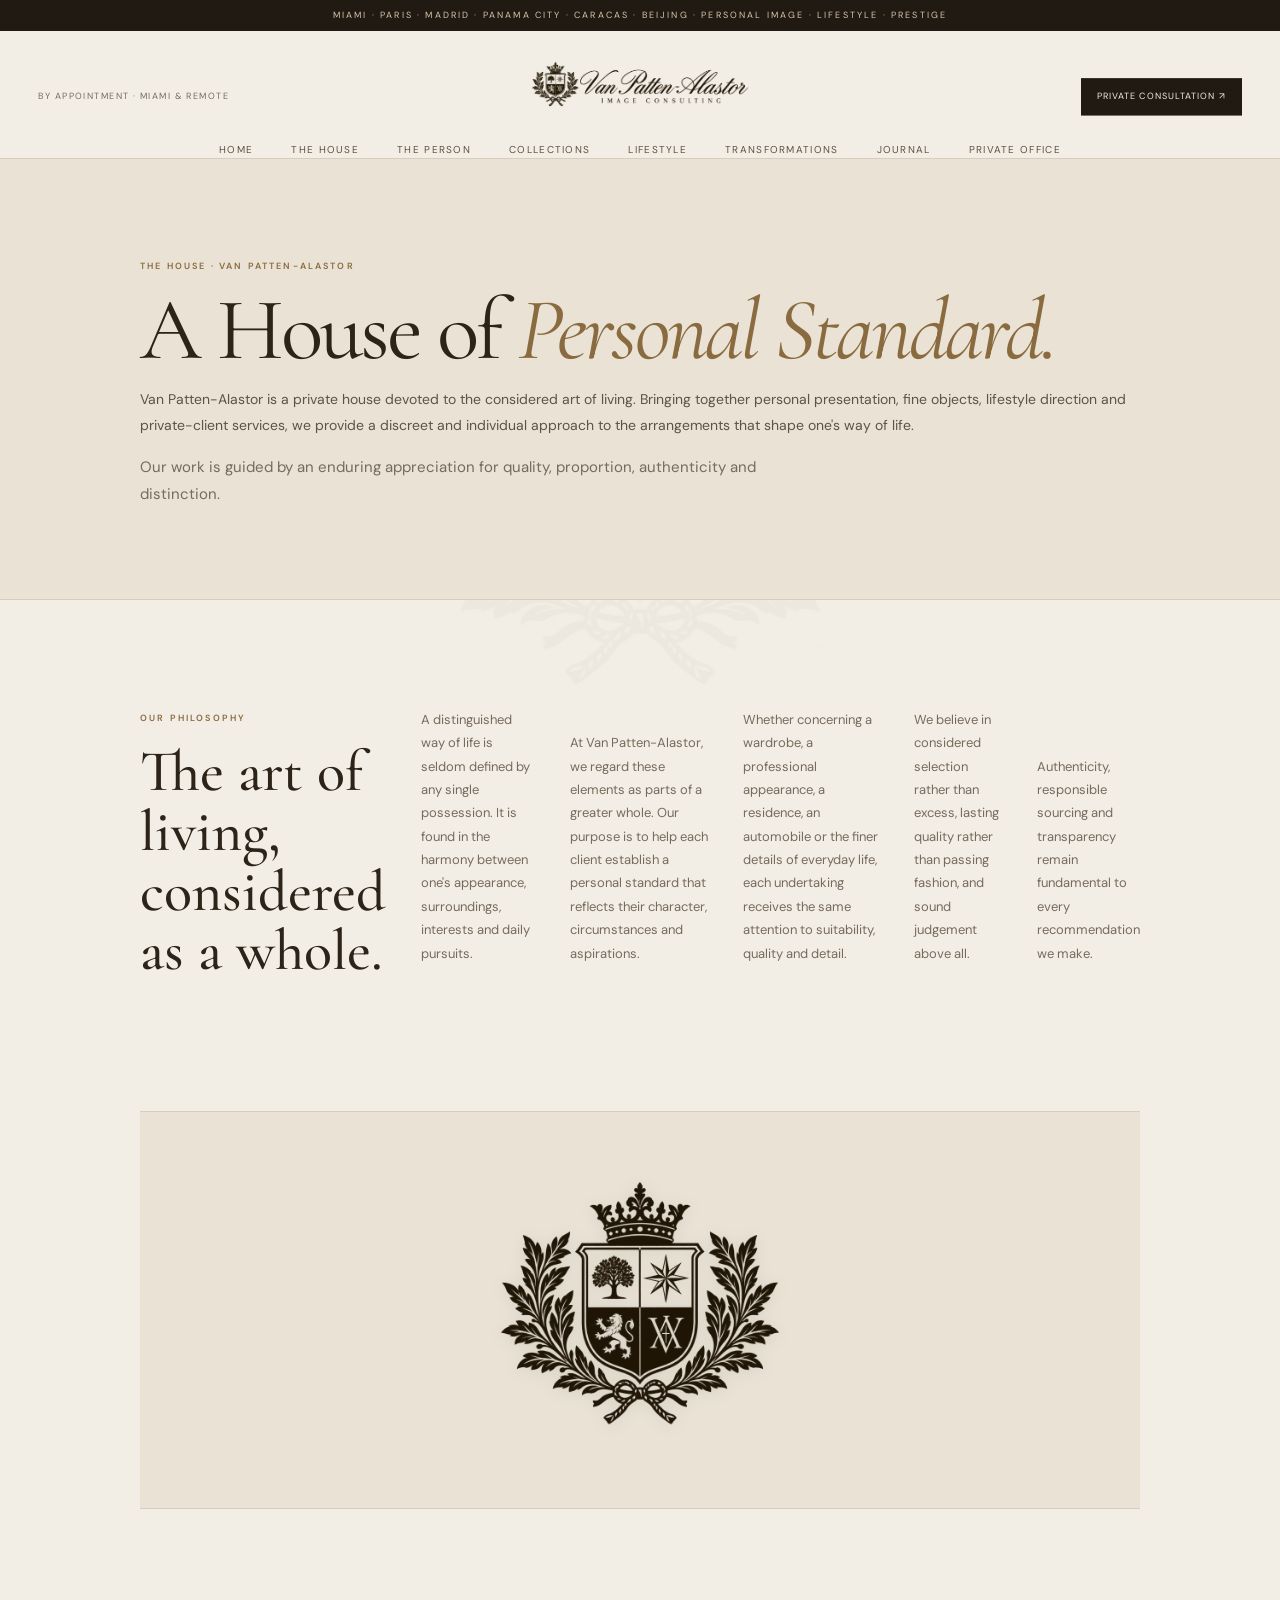
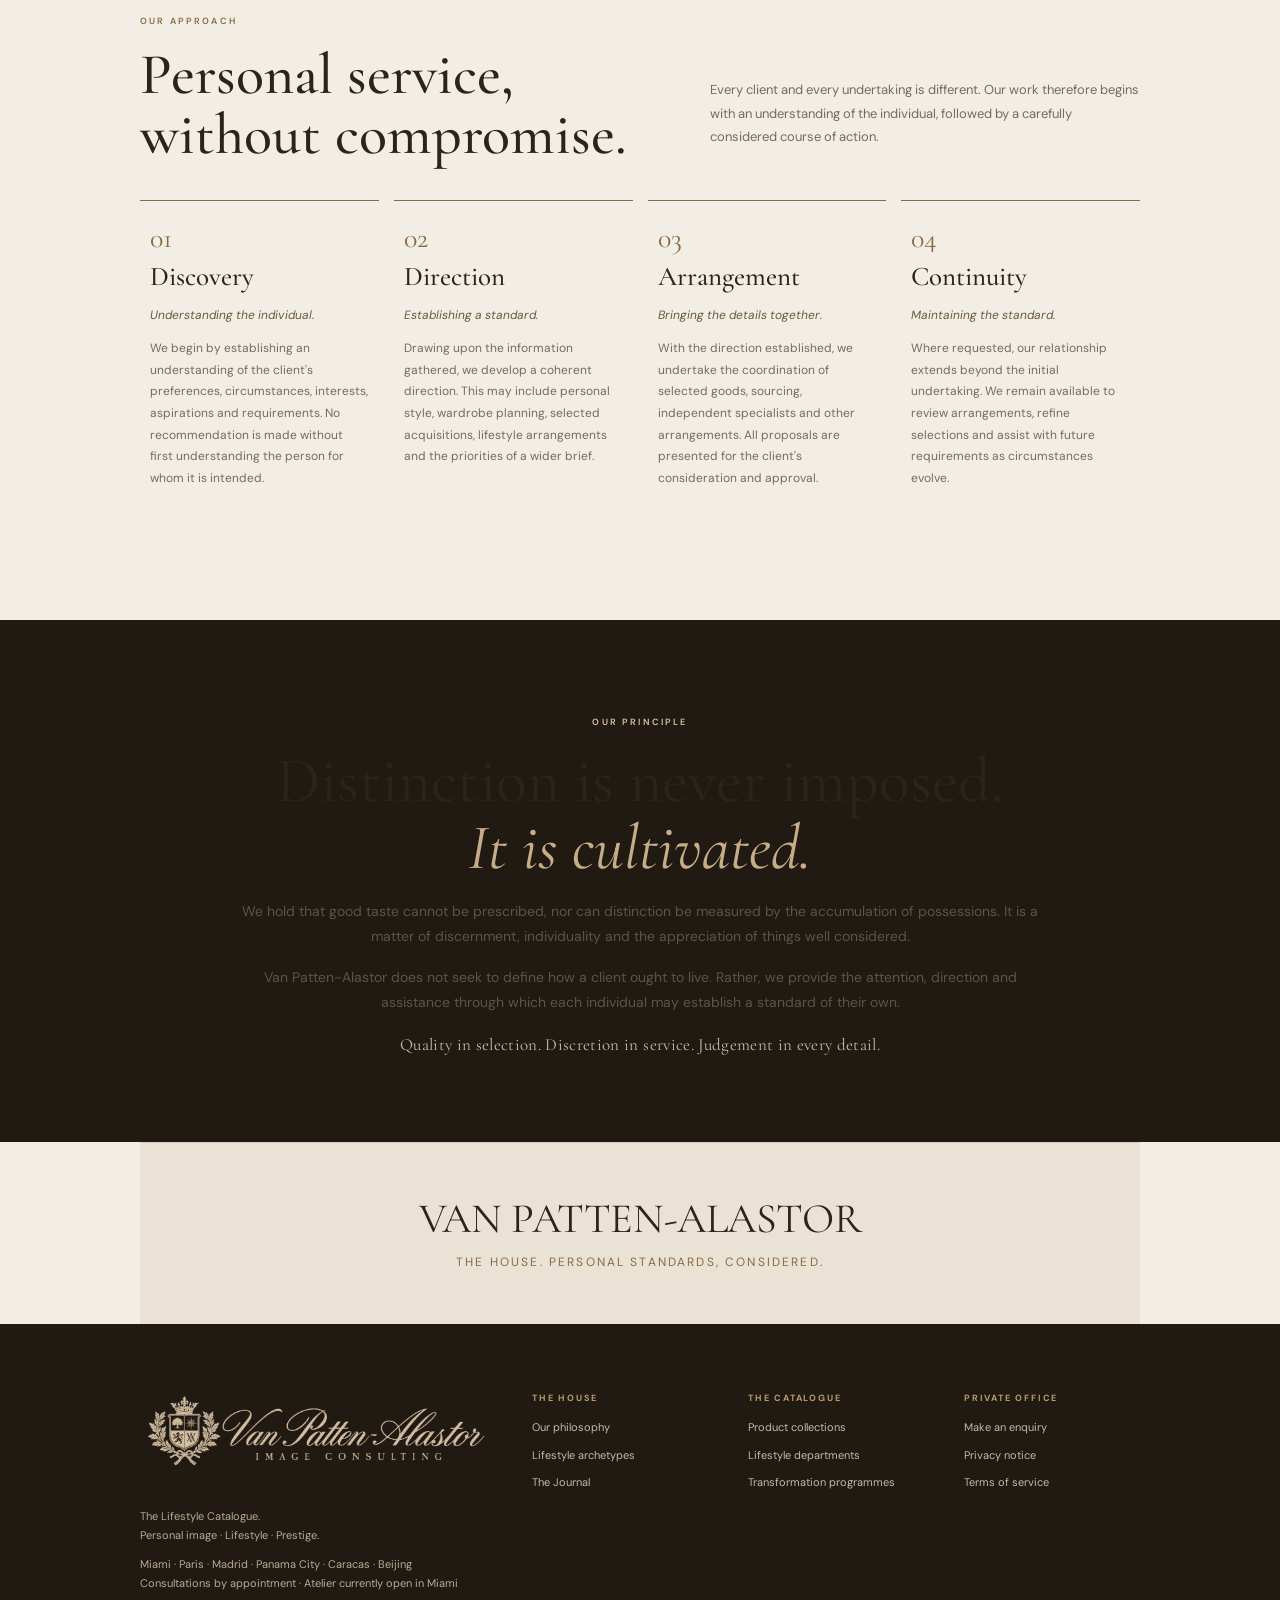
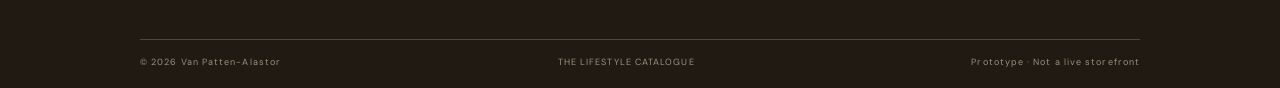
<file: house.html>
<!doctype html><html lang="en"><head><meta charset="utf-8"><meta name="viewport" content="width=device-width, initial-scale=1"><meta name="theme-color" content="#f2eee5"><link rel="icon" href="assets/van-patten-alastor-crest.png"><link rel="preconnect" href="https://fonts.googleapis.com"><link rel="preconnect" href="https://fonts.gstatic.com" crossorigin><link href="https://fonts.googleapis.com/css2?family=Cormorant+Garamond:wght@400;500;600;700&family=DM+Sans:wght@300;400;500;600;700&display=swap" rel="stylesheet"><link rel="stylesheet" href="styles.css"><meta name="description" content="The philosophy and private-client approach of Van Patten-Alastor."><title>The House | Van Patten-Alastor</title></head><body><div class="watermark"><img src="assets/van-patten-alastor-crest.png" alt=""></div><div class="topline">MIAMI · PARIS · MADRID · PANAMA CITY · CARACAS · BEIJING · PERSONAL IMAGE · LIFESTYLE · PRESTIGE</div>
<header class="site-header"><div class="header-main wrap"><span class="appointment-note">BY APPOINTMENT · MIAMI & REMOTE</span><a class="brand" href="index.html"><img src="assets/van-patten-alastor-horizontal.png" alt="Van Patten-Alastor Image Consulting"></a><div class="header-actions"><a class="button button-dark button-small" href="private-office.html">Private consultation ↗</a></div><button class="menu-toggle" id="menuToggle" aria-expanded="false" aria-controls="primaryNav" aria-label="Open navigation"><span></span><span></span></button></div>
<nav class="primary-nav wrap" id="primaryNav" aria-label="Main navigation"><a href="index.html">Home</a><a href="house.html">The House</a><a href="person.html">The Person</a><a href="collections.html">Collections</a><a href="lifestyle.html">Lifestyle</a><a href="transformations.html">Transformations</a><a href="journal.html">Journal</a><a href="private-office.html">Private Office</a></nav></header><main id="main">
<section class="page-hero"><div class="wrap"><p class="eyebrow">THE HOUSE · VAN PATTEN-ALASTOR</p><h1>A House of <em>Personal Standard.</em></h1><p>Van Patten-Alastor is a private house devoted to the considered art of living. Bringing together personal presentation, fine objects, lifestyle direction and private-client services, we provide a discreet and individual approach to the arrangements that shape one's way of life.</p><p>Our work is guided by an enduring appreciation for quality, proportion, authenticity and distinction.</p></div></section>
<section class="section wrap fade-in"><div class="section-heading"><div><p class="eyebrow">OUR PHILOSOPHY</p><h2>The art of living, considered as a whole.</h2></div><p class="lead">A distinguished way of life is seldom defined by any single possession. It is found in the harmony between one's appearance, surroundings, interests and daily pursuits.</p><p>At Van Patten-Alastor, we regard these elements as parts of a greater whole. Our purpose is to help each client establish a personal standard that reflects their character, circumstances and aspirations.</p><p>Whether concerning a wardrobe, a professional appearance, a residence, an automobile or the finer details of everyday life, each undertaking receives the same attention to suitability, quality and detail.</p><p>We believe in considered selection rather than excess, lasting quality rather than passing fashion, and sound judgement above all.</p><p>Authenticity, responsible sourcing and transparency remain fundamental to every recommendation we make.</p></div></section>
<section class="section wrap crest-section fade-in"><div class="crest-container"><img src="assets/van-patten-alastor-crest.png" alt="Van Patten-Alastor House Crest" class="house-crest"></div></section>
<section class="section wrap"><div class="section-heading fade-in"><div><p class="eyebrow">OUR APPROACH</p><h2>Personal service, without compromise.</h2></div><p class="lead">Every client and every undertaking is different. Our work therefore begins with an understanding of the individual, followed by a carefully considered course of action.</p></div><div class="steps-grid"><article class="fade-in stagger-1"><b>01</b><h3>Discovery</h3><p>Understanding the individual.</p><p>We begin by establishing an understanding of the client's preferences, circumstances, interests, aspirations and requirements. No recommendation is made without first understanding the person for whom it is intended.</p></article><article class="fade-in stagger-2"><b>02</b><h3>Direction</h3><p>Establishing a standard.</p><p>Drawing upon the information gathered, we develop a coherent direction. This may include personal style, wardrobe planning, selected acquisitions, lifestyle arrangements and the priorities of a wider brief.</p></article><article class="fade-in stagger-3"><b>03</b><h3>Arrangement</h3><p>Bringing the details together.</p><p>With the direction established, we undertake the coordination of selected goods, sourcing, independent specialists and other arrangements. All proposals are presented for the client's consideration and approval.</p></article><article class="fade-in stagger-4"><b>04</b><h3>Continuity</h3><p>Maintaining the standard.</p><p>Where requested, our relationship extends beyond the initial undertaking. We remain available to review arrangements, refine selections and assist with future requirements as circumstances evolve.</p></article></div></section>
<section class="dark-band fade-in"><div class="wrap band-inner"><p class="eyebrow light">OUR PRINCIPLE</p><h2>Distinction is never imposed.<br><em>It is cultivated.</em></h2><p>We hold that good taste cannot be prescribed, nor can distinction be measured by the accumulation of possessions. It is a matter of discernment, individuality and the appreciation of things well considered.</p><p>Van Patten-Alastor does not seek to define how a client ought to live. Rather, we provide the attention, direction and assistance through which each individual may establish a standard of their own.</p><p class="principle-tagline">Quality in selection. Discretion in service. Judgement in every detail.</p></div></section>
<section class="section wrap house-tagline fade-in"><div class="wrap"><p class="tagline-main">VAN PATTEN-ALASTOR</p><p class="tagline-sub">The House. Personal standards, considered.</p></div></section>
</main><footer class="site-footer"><div class="wrap footer-main"><div class="footer-brand"><img src="assets/van-patten-alastor-horizontal.png" alt="Van Patten-Alastor"><p>The Lifestyle Catalogue.<br>Personal image · Lifestyle · Prestige.</p><p>Miami · Paris · Madrid · Panama City · Caracas · Beijing<br>Consultations by appointment · Atelier currently open in Miami</p></div><div><h4>THE HOUSE</h4><a href="house.html">Our philosophy</a><a href="person.html">Lifestyle archetypes</a><a href="journal.html">The Journal</a></div><div><h4>THE CATALOGUE</h4><a href="collections.html">Product collections</a><a href="lifestyle.html">Lifestyle departments</a><a href="transformations.html">Transformation programmes</a></div><div><h4>PRIVATE OFFICE</h4><a href="private-office.html">Make an enquiry</a><a href="privacy.html">Privacy notice</a><a href="terms.html">Terms of service</a></div></div><div class="wrap footer-bottom"><span>© <span id="year"></span> Van Patten-Alastor</span><span>THE LIFESTYLE CATALOGUE</span><span>Prototype · Not a live storefront</span></div></footer><div class="toast" id="toast" role="status" aria-live="polite"></div><script src="app.js"></script></body></html>
</file>
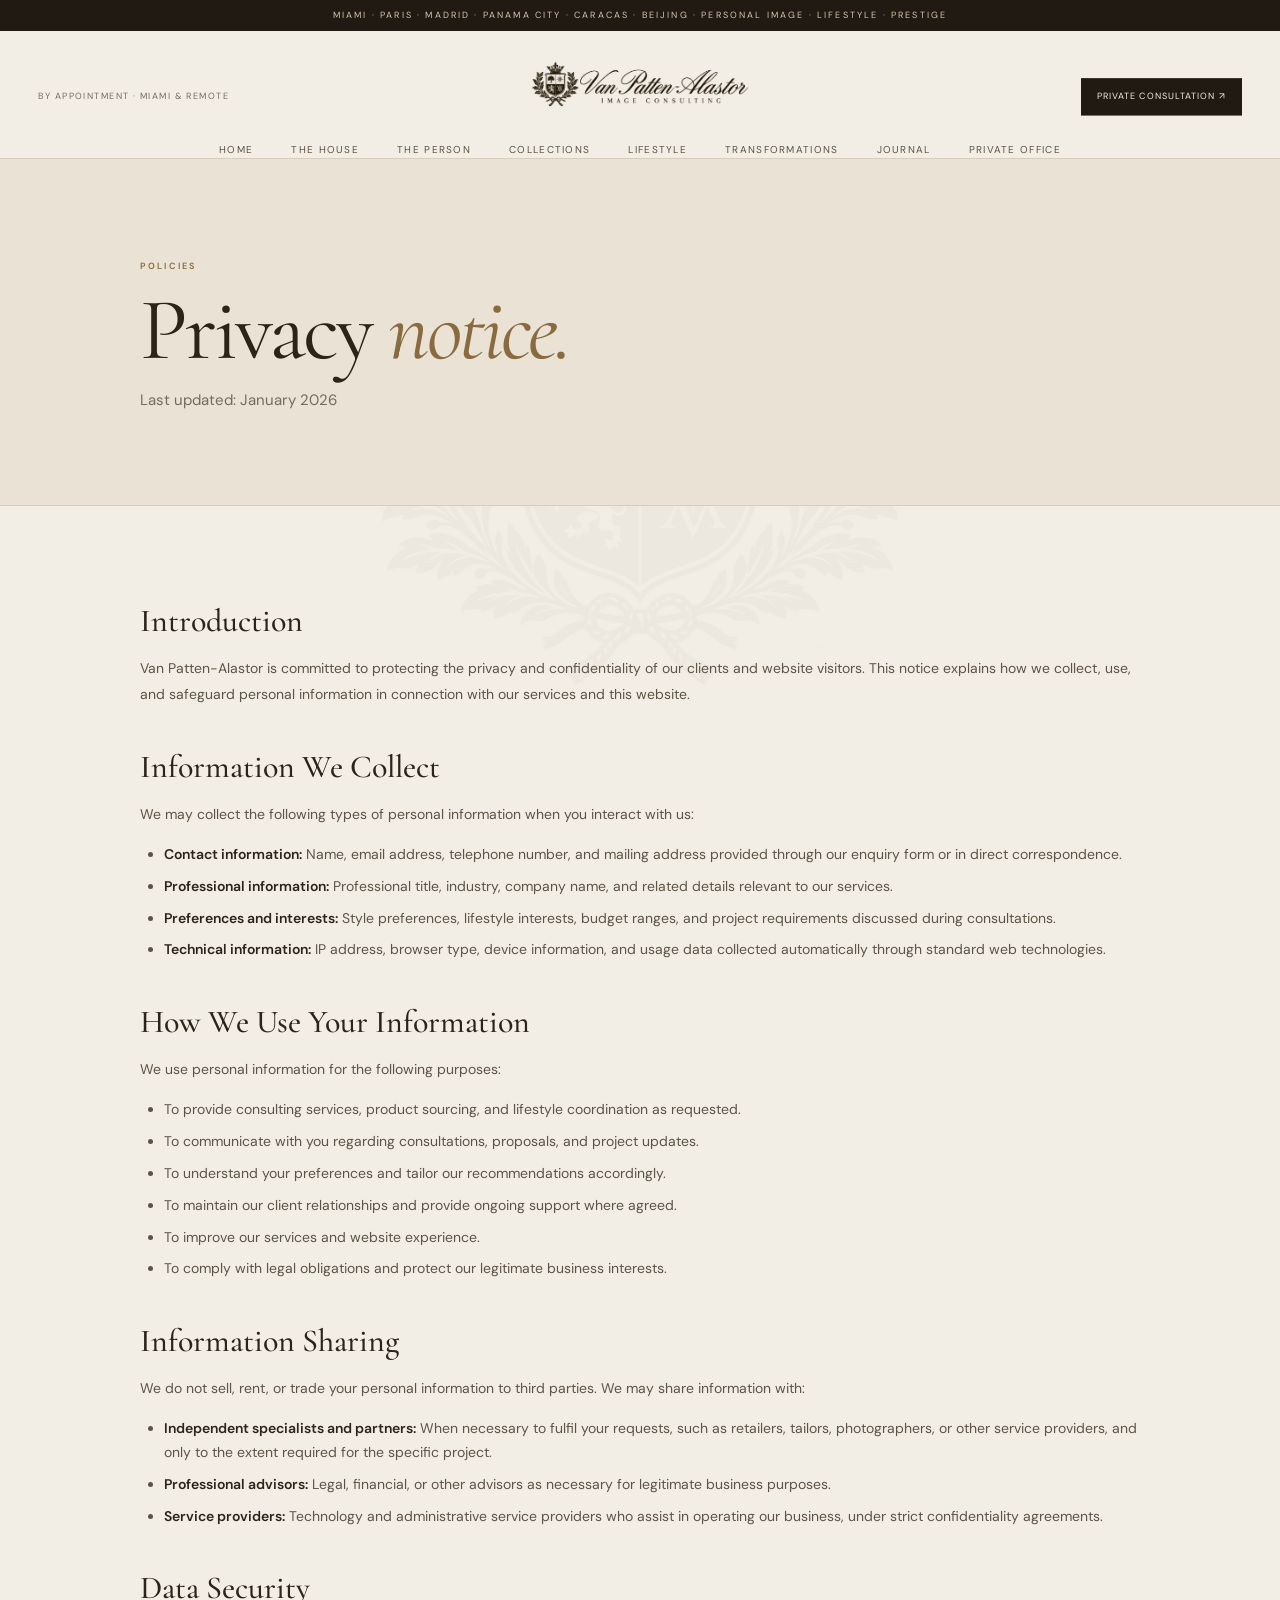
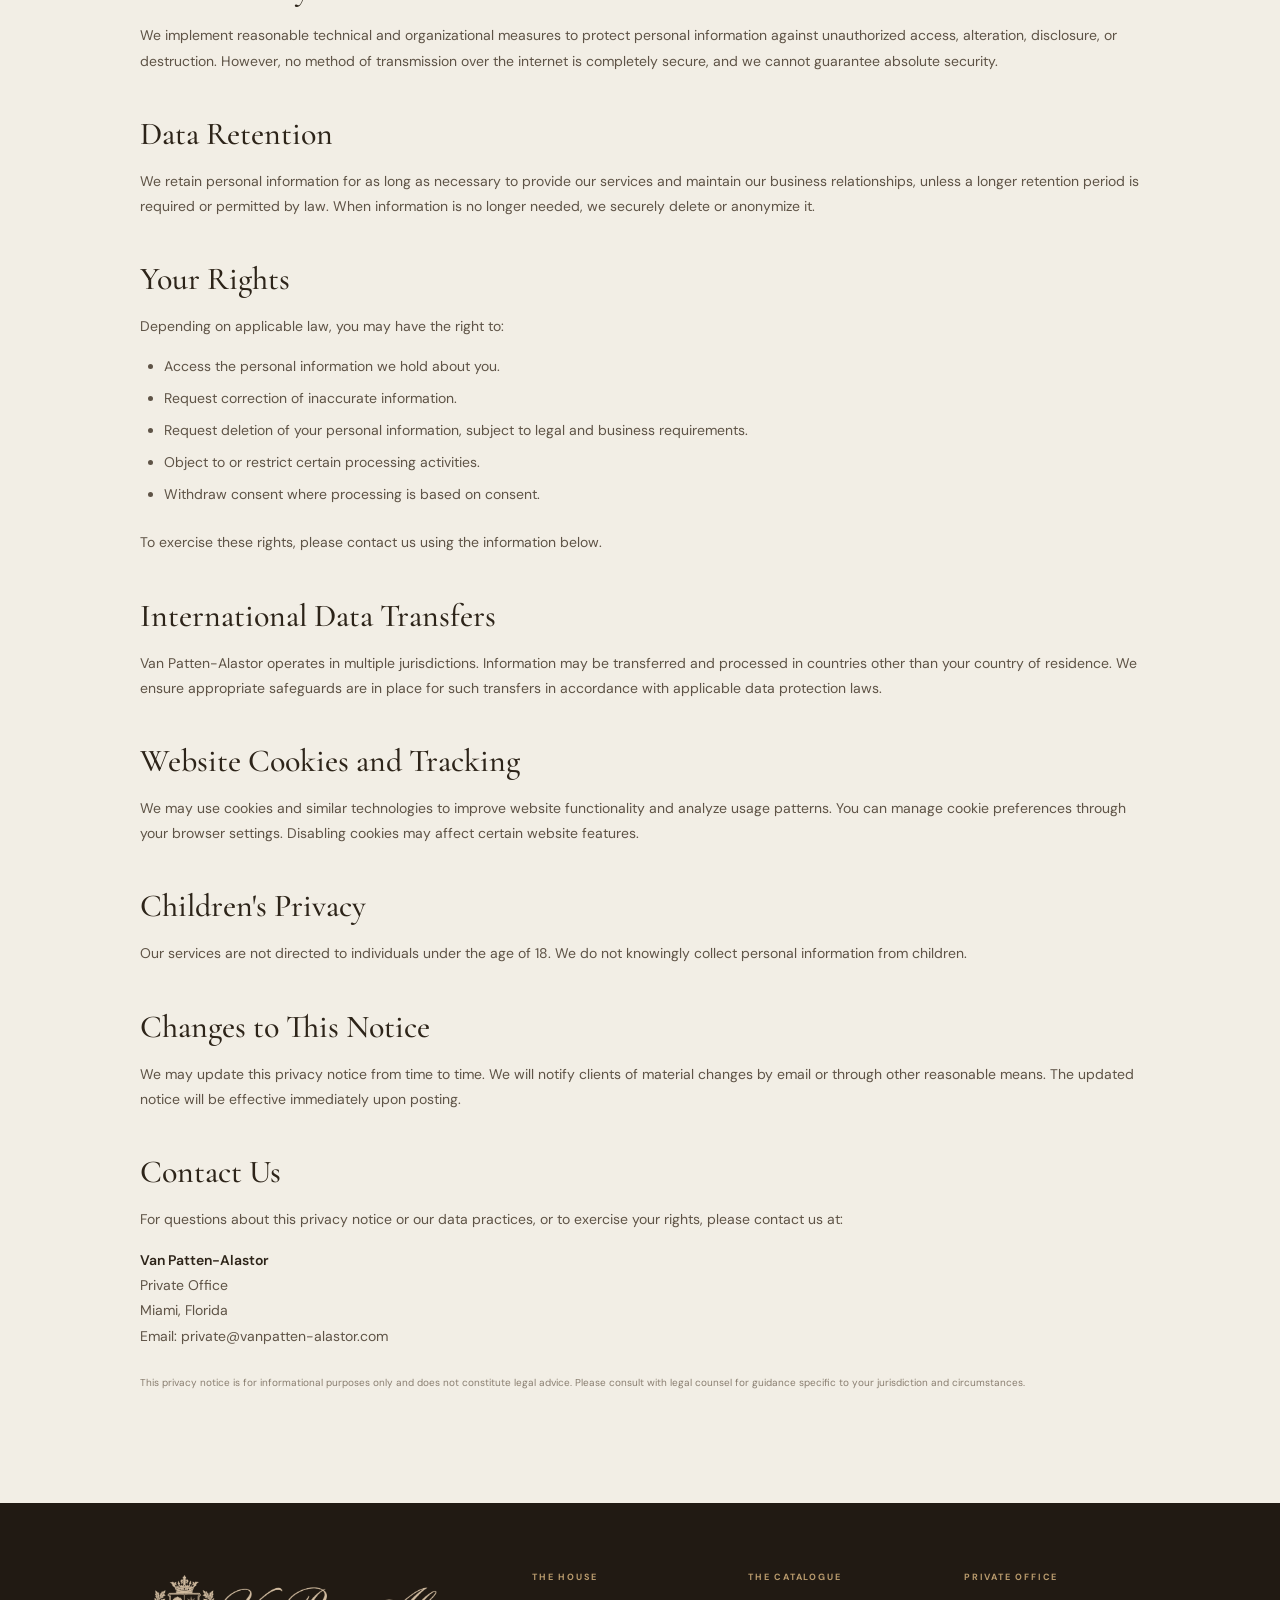
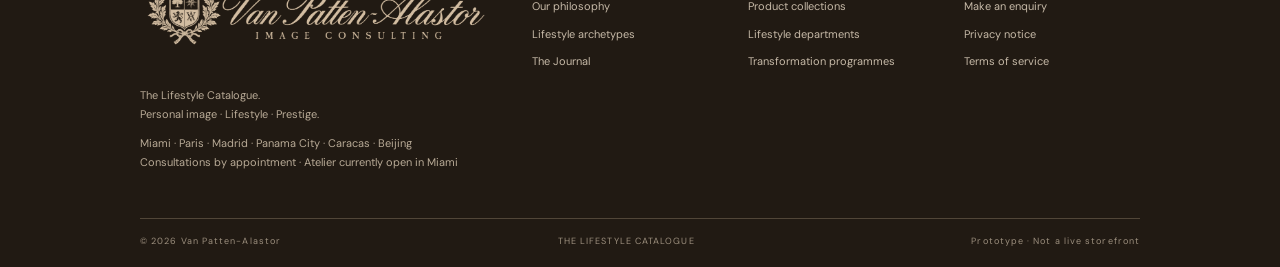
<file: privacy.html>
<!doctype html><html lang="en"><head><meta charset="utf-8"><meta name="viewport" content="width=device-width, initial-scale=1"><meta name="theme-color" content="#f2eee5"><link rel="icon" href="assets/van-patten-alastor-crest.png"><link rel="preconnect" href="https://fonts.googleapis.com"><link rel="preconnect" href="https://fonts.gstatic.com" crossorigin><link href="https://fonts.googleapis.com/css2?family=Cormorant+Garamond:wght@400;500;600;700&family=DM+Sans:wght@300;400;500;600;700&display=swap" rel="stylesheet"><link rel="stylesheet" href="styles.css"><title>Privacy Notice | Van Patten-Alastor</title></head><body><div class="watermark"><img src="assets/van-patten-alastor-crest.png" alt=""></div><div class="topline">MIAMI · PARIS · MADRID · PANAMA CITY · CARACAS · BEIJING · PERSONAL IMAGE · LIFESTYLE · PRESTIGE</div>
<header class="site-header"><div class="header-main wrap"><span class="appointment-note">BY APPOINTMENT · MIAMI & REMOTE</span><a class="brand" href="index.html"><img src="assets/van-patten-alastor-horizontal.png" alt="Van Patten-Alastor Image Consulting"></a><div class="header-actions"><a class="button button-dark button-small" href="private-office.html">Private consultation ↗</a></div><button class="menu-toggle" id="menuToggle" aria-expanded="false" aria-controls="primaryNav" aria-label="Open navigation"><span></span><span></span></button></div>
<nav class="primary-nav wrap" id="primaryNav" aria-label="Main navigation"><a href="index.html">Home</a><a href="house.html">The House</a><a href="person.html">The Person</a><a href="collections.html">Collections</a><a href="lifestyle.html">Lifestyle</a><a href="transformations.html">Transformations</a><a href="journal.html">Journal</a><a href="private-office.html">Private Office</a></nav></header><main id="main"><section class="page-hero"><div class="wrap"><p class="eyebrow">POLICIES</p><h1>Privacy <em>notice.</em></h1><p>Last updated: January 2026</p></div></section><section class="section wrap"><h2>Introduction</h2><p>Van Patten-Alastor is committed to protecting the privacy and confidentiality of our clients and website visitors. This notice explains how we collect, use, and safeguard personal information in connection with our services and this website.</p><h2>Information We Collect</h2><p>We may collect the following types of personal information when you interact with us:</p><ul><li><strong>Contact information:</strong> Name, email address, telephone number, and mailing address provided through our enquiry form or in direct correspondence.</li><li><strong>Professional information:</strong> Professional title, industry, company name, and related details relevant to our services.</li><li><strong>Preferences and interests:</strong> Style preferences, lifestyle interests, budget ranges, and project requirements discussed during consultations.</li><li><strong>Technical information:</strong> IP address, browser type, device information, and usage data collected automatically through standard web technologies.</li></ul><h2>How We Use Your Information</h2><p>We use personal information for the following purposes:</p><ul><li>To provide consulting services, product sourcing, and lifestyle coordination as requested.</li><li>To communicate with you regarding consultations, proposals, and project updates.</li><li>To understand your preferences and tailor our recommendations accordingly.</li><li>To maintain our client relationships and provide ongoing support where agreed.</li><li>To improve our services and website experience.</li><li>To comply with legal obligations and protect our legitimate business interests.</li></ul><h2>Information Sharing</h2><p>We do not sell, rent, or trade your personal information to third parties. We may share information with:</p><ul><li><strong>Independent specialists and partners:</strong> When necessary to fulfil your requests, such as retailers, tailors, photographers, or other service providers, and only to the extent required for the specific project.</li><li><strong>Professional advisors:</strong> Legal, financial, or other advisors as necessary for legitimate business purposes.</li><li><strong>Service providers:</strong> Technology and administrative service providers who assist in operating our business, under strict confidentiality agreements.</li></ul><h2>Data Security</h2><p>We implement reasonable technical and organizational measures to protect personal information against unauthorized access, alteration, disclosure, or destruction. However, no method of transmission over the internet is completely secure, and we cannot guarantee absolute security.</p><h2>Data Retention</h2><p>We retain personal information for as long as necessary to provide our services and maintain our business relationships, unless a longer retention period is required or permitted by law. When information is no longer needed, we securely delete or anonymize it.</p><h2>Your Rights</h2><p>Depending on applicable law, you may have the right to:</p><ul><li>Access the personal information we hold about you.</li><li>Request correction of inaccurate information.</li><li>Request deletion of your personal information, subject to legal and business requirements.</li><li>Object to or restrict certain processing activities.</li><li>Withdraw consent where processing is based on consent.</li></ul><p>To exercise these rights, please contact us using the information below.</p><h2>International Data Transfers</h2><p>Van Patten-Alastor operates in multiple jurisdictions. Information may be transferred and processed in countries other than your country of residence. We ensure appropriate safeguards are in place for such transfers in accordance with applicable data protection laws.</p><h2>Website Cookies and Tracking</h2><p>We may use cookies and similar technologies to improve website functionality and analyze usage patterns. You can manage cookie preferences through your browser settings. Disabling cookies may affect certain website features.</p><h2>Children's Privacy</h2><p>Our services are not directed to individuals under the age of 18. We do not knowingly collect personal information from children.</p><h2>Changes to This Notice</h2><p>We may update this privacy notice from time to time. We will notify clients of material changes by email or through other reasonable means. The updated notice will be effective immediately upon posting.</p><h2>Contact Us</h2><p>For questions about this privacy notice or our data practices, or to exercise your rights, please contact us at:</p><p><strong>Van Patten-Alastor</strong><br>Private Office<br>Miami, Florida<br>Email: private@vanpatten-alastor.com</p><p class="fine-print">This privacy notice is for informational purposes only and does not constitute legal advice. Please consult with legal counsel for guidance specific to your jurisdiction and circumstances.</p></section></main><footer class="site-footer"><div class="wrap footer-main"><div class="footer-brand"><img src="assets/van-patten-alastor-horizontal.png" alt="Van Patten-Alastor"><p>The Lifestyle Catalogue.<br>Personal image · Lifestyle · Prestige.</p><p>Miami · Paris · Madrid · Panama City · Caracas · Beijing<br>Consultations by appointment · Atelier currently open in Miami</p></div><div><h4>THE HOUSE</h4><a href="house.html">Our philosophy</a><a href="person.html">Lifestyle archetypes</a><a href="journal.html">The Journal</a></div><div><h4>THE CATALOGUE</h4><a href="collections.html">Product collections</a><a href="lifestyle.html">Lifestyle departments</a><a href="transformations.html">Transformation programmes</a></div><div><h4>PRIVATE OFFICE</h4><a href="private-office.html">Make an enquiry</a><a href="privacy.html">Privacy notice</a><a href="terms.html">Terms of service</a></div></div><div class="wrap footer-bottom"><span>© <span id="year"></span> Van Patten-Alastor</span><span>THE LIFESTYLE CATALOGUE</span><span>Prototype · Not a live storefront</span></div></footer><div class="toast" id="toast" role="status" aria-live="polite"></div><script src="app.js"></script></body></html>
</file>
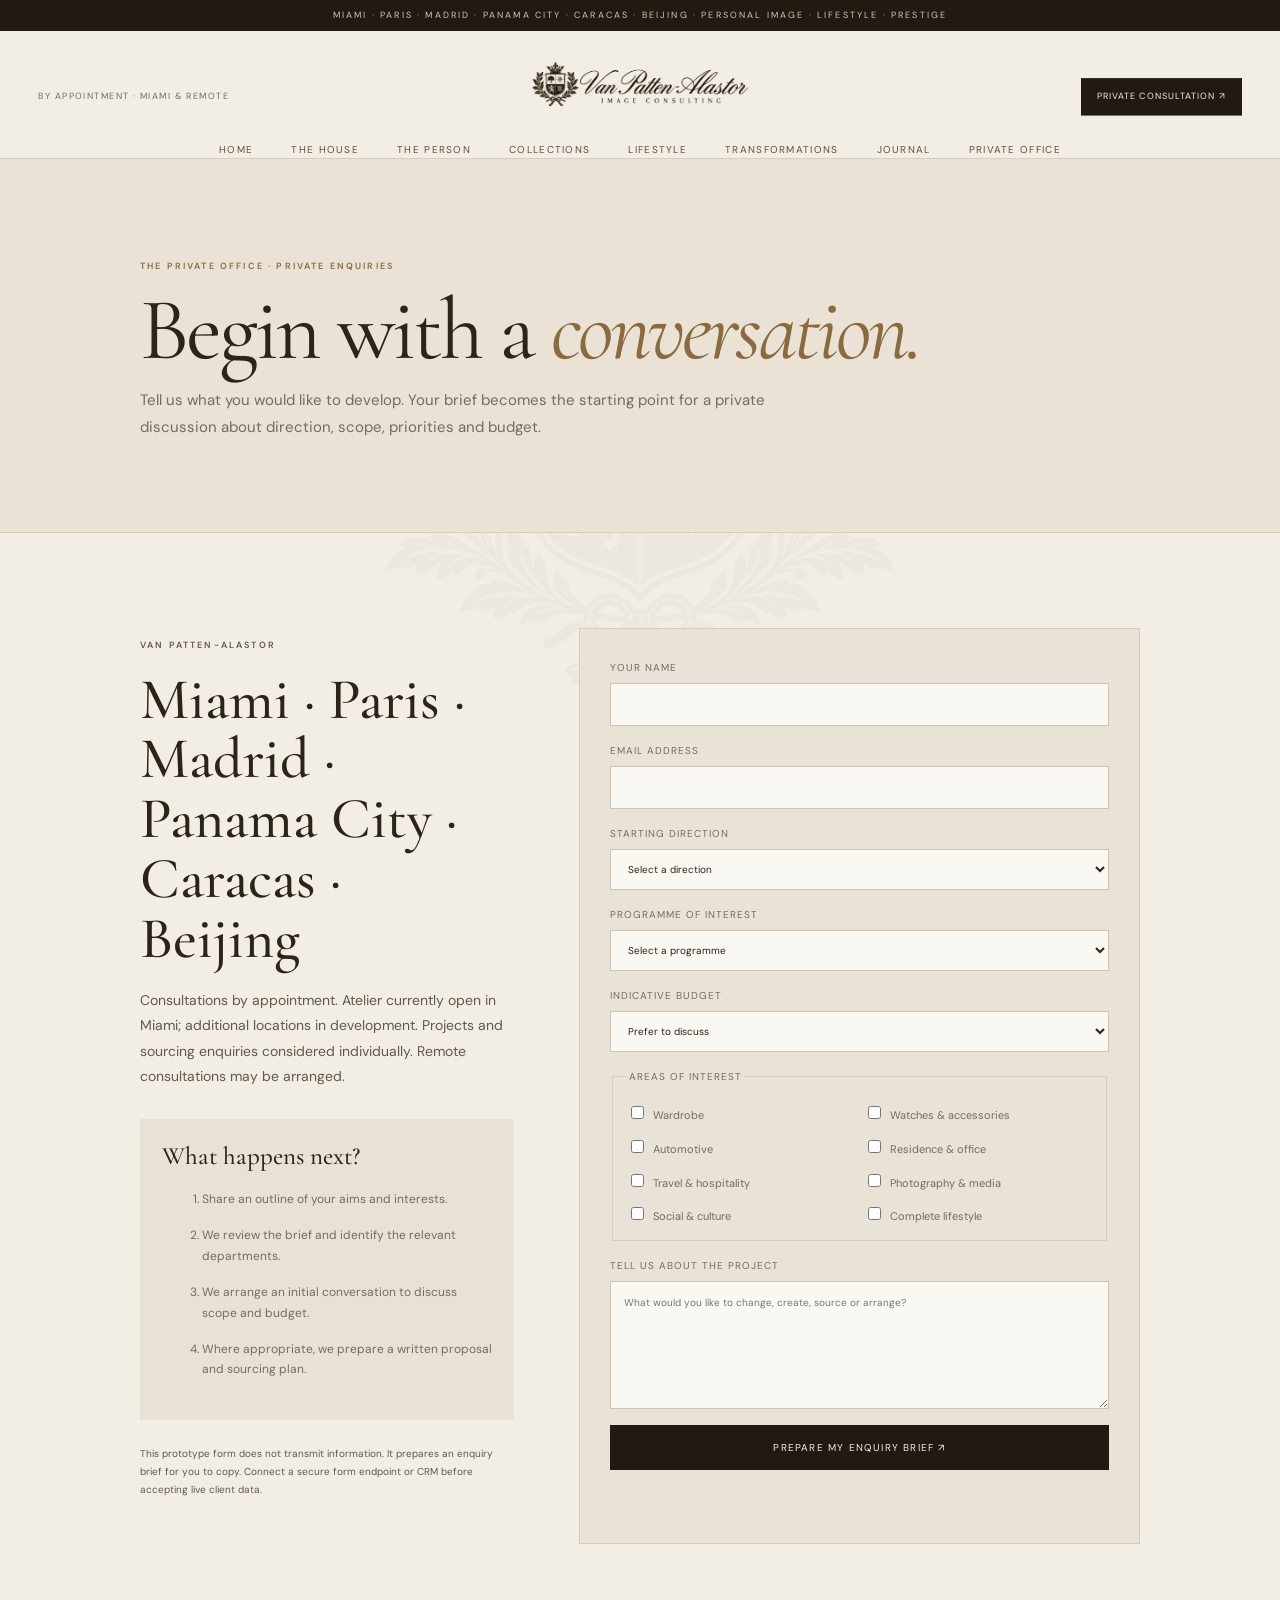
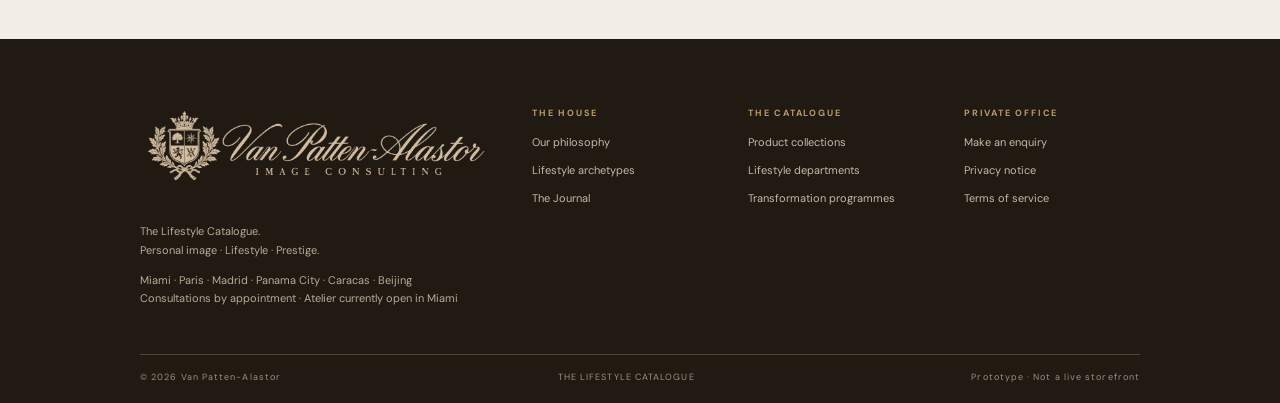
<file: private-office.html>
<!doctype html><html lang="en"><head><meta charset="utf-8"><meta name="viewport" content="width=device-width, initial-scale=1"><meta name="theme-color" content="#f2eee5"><link rel="icon" href="assets/van-patten-alastor-crest.png"><link rel="preconnect" href="https://fonts.googleapis.com"><link rel="preconnect" href="https://fonts.gstatic.com" crossorigin><link href="https://fonts.googleapis.com/css2?family=Cormorant+Garamond:wght@400;500;600;700&family=DM+Sans:wght@300;400;500;600;700&display=swap" rel="stylesheet"><link rel="stylesheet" href="styles.css"><meta name="description" content="Submit a private client enquiry brief to Van Patten-Alastor."><title>Private Office | Van Patten-Alastor</title></head><body><div class="watermark"><img src="assets/van-patten-alastor-crest.png" alt=""></div><div class="topline">MIAMI · PARIS · MADRID · PANAMA CITY · CARACAS · BEIJING · PERSONAL IMAGE · LIFESTYLE · PRESTIGE</div>
<header class="site-header"><div class="header-main wrap"><span class="appointment-note">BY APPOINTMENT · MIAMI & REMOTE</span><a class="brand" href="index.html"><img src="assets/van-patten-alastor-horizontal.png" alt="Van Patten-Alastor Image Consulting"></a><div class="header-actions"><a class="button button-dark button-small" href="private-office.html">Private consultation ↗</a></div><button class="menu-toggle" id="menuToggle" aria-expanded="false" aria-controls="primaryNav" aria-label="Open navigation"><span></span><span></span></button></div>
<nav class="primary-nav wrap" id="primaryNav" aria-label="Main navigation"><a href="index.html">Home</a><a href="house.html">The House</a><a href="person.html">The Person</a><a href="collections.html">Collections</a><a href="lifestyle.html">Lifestyle</a><a href="transformations.html">Transformations</a><a href="journal.html">Journal</a><a href="private-office.html">Private Office</a></nav></header><main id="main">
<section class="page-hero"><div class="wrap"><p class="eyebrow">THE PRIVATE OFFICE · PRIVATE ENQUIRIES</p><h1>Begin with a <em>conversation.</em></h1><p>Tell us what you would like to develop. Your brief becomes the starting point for a private discussion about direction, scope, priorities and budget.</p></div></section>
<section class="section wrap contact-layout"><div class="copy"><p class="eyebrow">VAN PATTEN-ALASTOR</p><h2>Miami · Paris · Madrid · Panama City · Caracas · Beijing</h2><p>Consultations by appointment. Atelier currently open in Miami; additional locations in development. Projects and sourcing enquiries considered individually. Remote consultations may be arranged.</p><div class="office-note"><h3>What happens next?</h3><ol><li>Share an outline of your aims and interests.</li><li>We review the brief and identify the relevant departments.</li><li>We arrange an initial conversation to discuss scope and budget.</li><li>Where appropriate, we prepare a written proposal and sourcing plan.</li></ol></div><p class="fine-print">This prototype form does not transmit information. It prepares an enquiry brief for you to copy. Connect a secure form endpoint or CRM before accepting live client data.</p></div>
<form class="client-form" id="clientBrief"><label>Your name<input name="name" required autocomplete="name"></label><label>Email address<input type="email" name="email" required autocomplete="email"></label><label>Starting direction<select name="persona"><option value="">Select a direction</option><option>The Aristocrat</option><option>The Financier</option><option>The Continental</option><option>The Entrepreneur</option><option>The Music Executive</option><option>The Gentleman Driver</option><option>Not sure yet</option></select></label><label>Programme of interest<select name="package"><option value="">Select a programme</option><option>The Gentleman</option><option>The Executive</option><option>The Continental</option><option>The Socialite</option><option>The Complete Lifestyle</option><option>Bespoke project</option></select></label><label>Indicative budget<select name="budget"><option value="">Prefer to discuss</option><option>Under $1,000</option><option>$1,000–$5,000</option><option>$5,000–$15,000</option><option>$15,000–$50,000</option><option>$50,000+</option></select></label><fieldset><legend>Areas of interest</legend><div class="check-grid"><label><input type="checkbox" name="interests" value="Wardrobe"> Wardrobe</label><label><input type="checkbox" name="interests" value="Watches & accessories"> Watches & accessories</label><label><input type="checkbox" name="interests" value="Automotive"> Automotive</label><label><input type="checkbox" name="interests" value="Residence & office"> Residence & office</label><label><input type="checkbox" name="interests" value="Travel & hospitality"> Travel & hospitality</label><label><input type="checkbox" name="interests" value="Photography & media"> Photography & media</label><label><input type="checkbox" name="interests" value="Social & culture"> Social & culture</label><label><input type="checkbox" name="interests" value="Complete lifestyle"> Complete lifestyle</label></div></fieldset><label>Tell us about the project<textarea name="message" rows="6" placeholder="What would you like to change, create, source or arrange?"></textarea></label><button class="button button-dark" type="submit">Prepare my enquiry brief ↗</button><p id="formStatus" class="form-status" aria-live="polite"></p></form></section>
</main><footer class="site-footer"><div class="wrap footer-main"><div class="footer-brand"><img src="assets/van-patten-alastor-horizontal.png" alt="Van Patten-Alastor"><p>The Lifestyle Catalogue.<br>Personal image · Lifestyle · Prestige.</p><p>Miami · Paris · Madrid · Panama City · Caracas · Beijing<br>Consultations by appointment · Atelier currently open in Miami</p></div><div><h4>THE HOUSE</h4><a href="house.html">Our philosophy</a><a href="person.html">Lifestyle archetypes</a><a href="journal.html">The Journal</a></div><div><h4>THE CATALOGUE</h4><a href="collections.html">Product collections</a><a href="lifestyle.html">Lifestyle departments</a><a href="transformations.html">Transformation programmes</a></div><div><h4>PRIVATE OFFICE</h4><a href="private-office.html">Make an enquiry</a><a href="privacy.html">Privacy notice</a><a href="terms.html">Terms of service</a></div></div><div class="wrap footer-bottom"><span>© <span id="year"></span> Van Patten-Alastor</span><span>THE LIFESTYLE CATALOGUE</span><span>Prototype · Not a live storefront</span></div></footer><div class="toast" id="toast" role="status" aria-live="polite"></div><script src="app.js"></script></body></html>
</file>
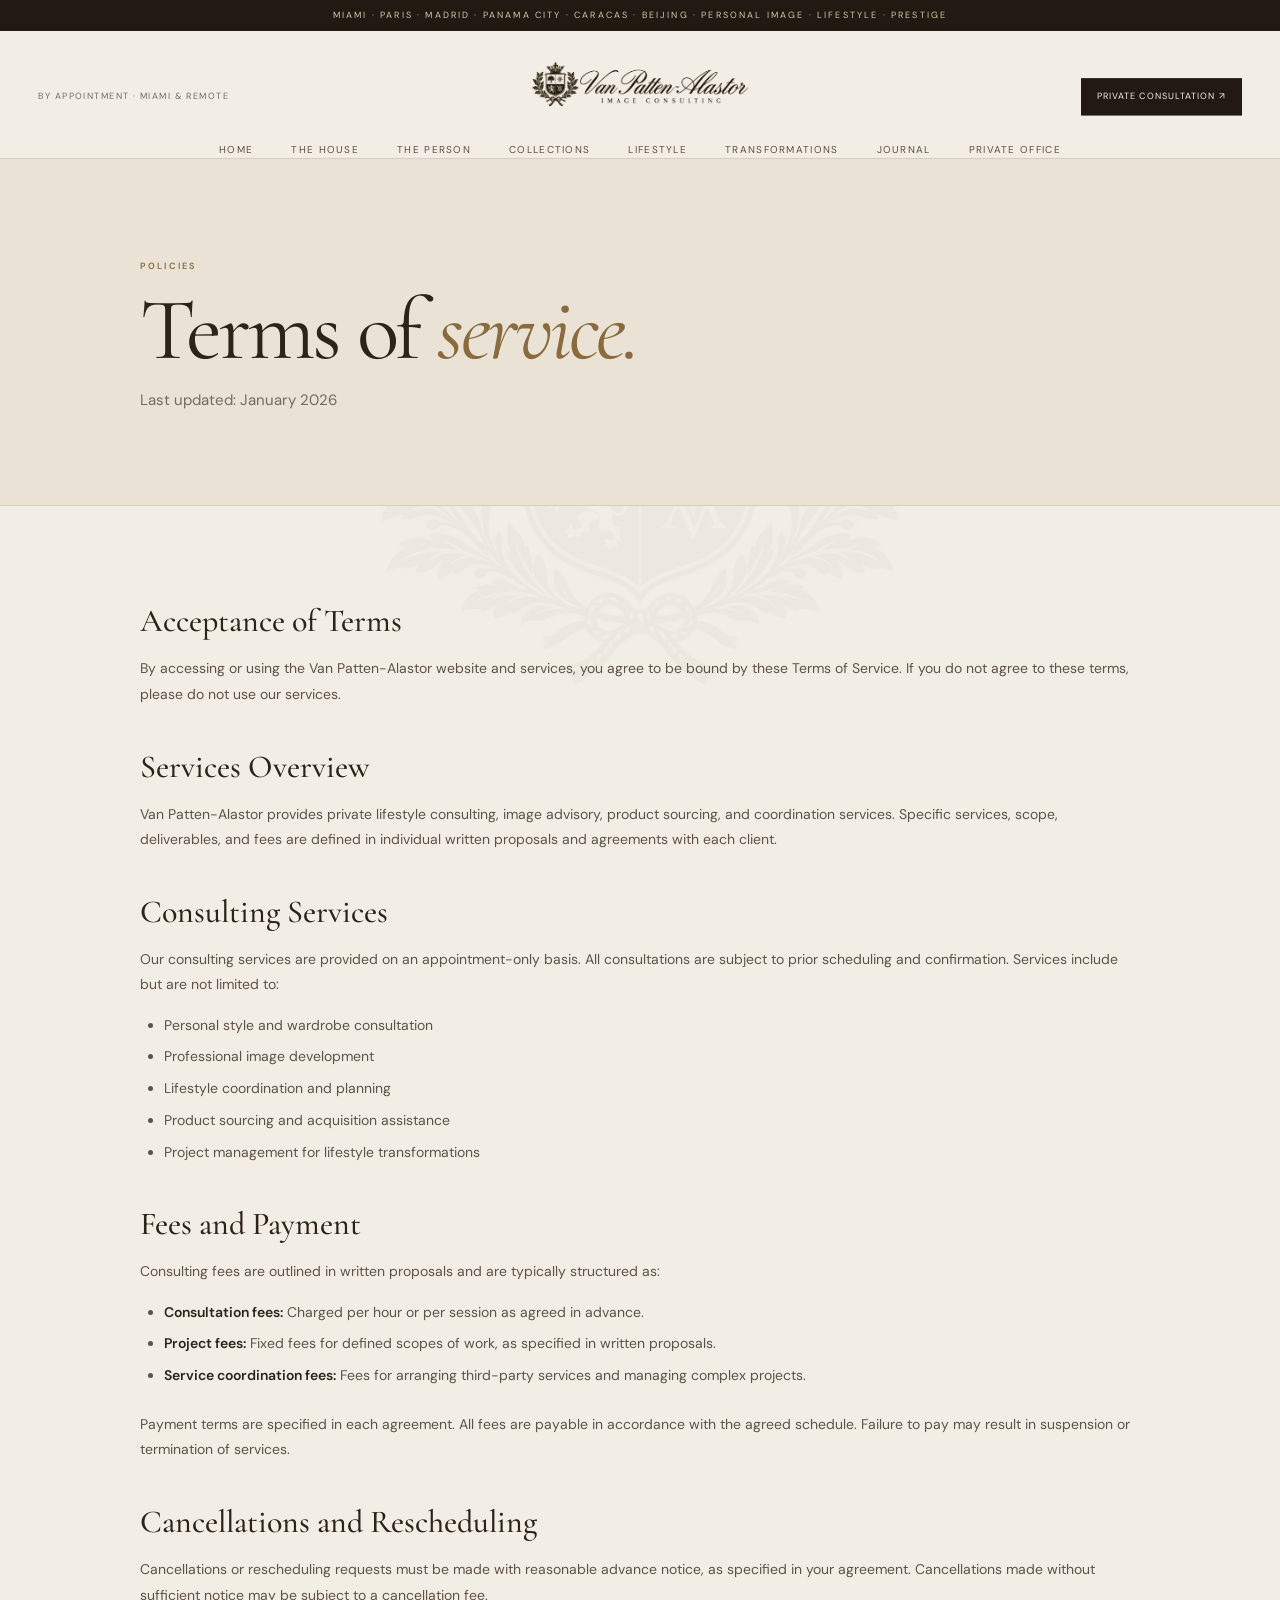
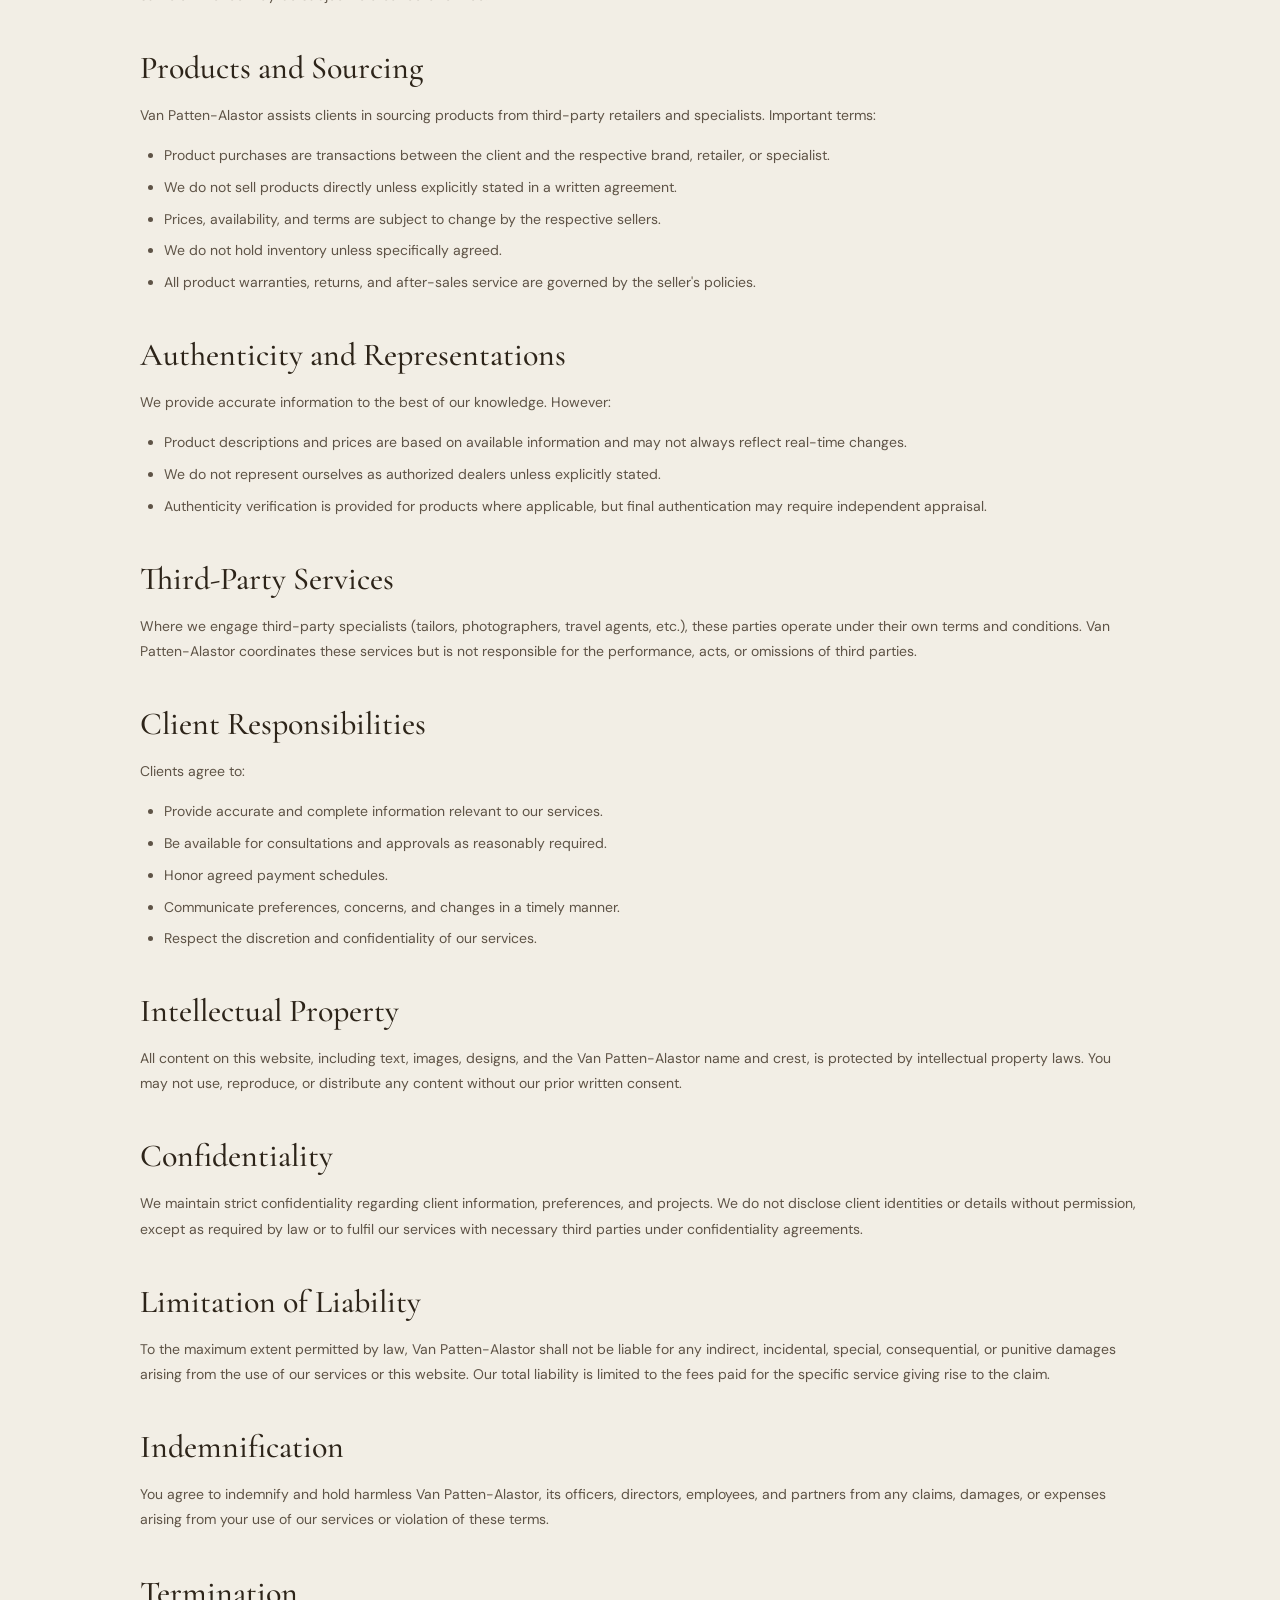
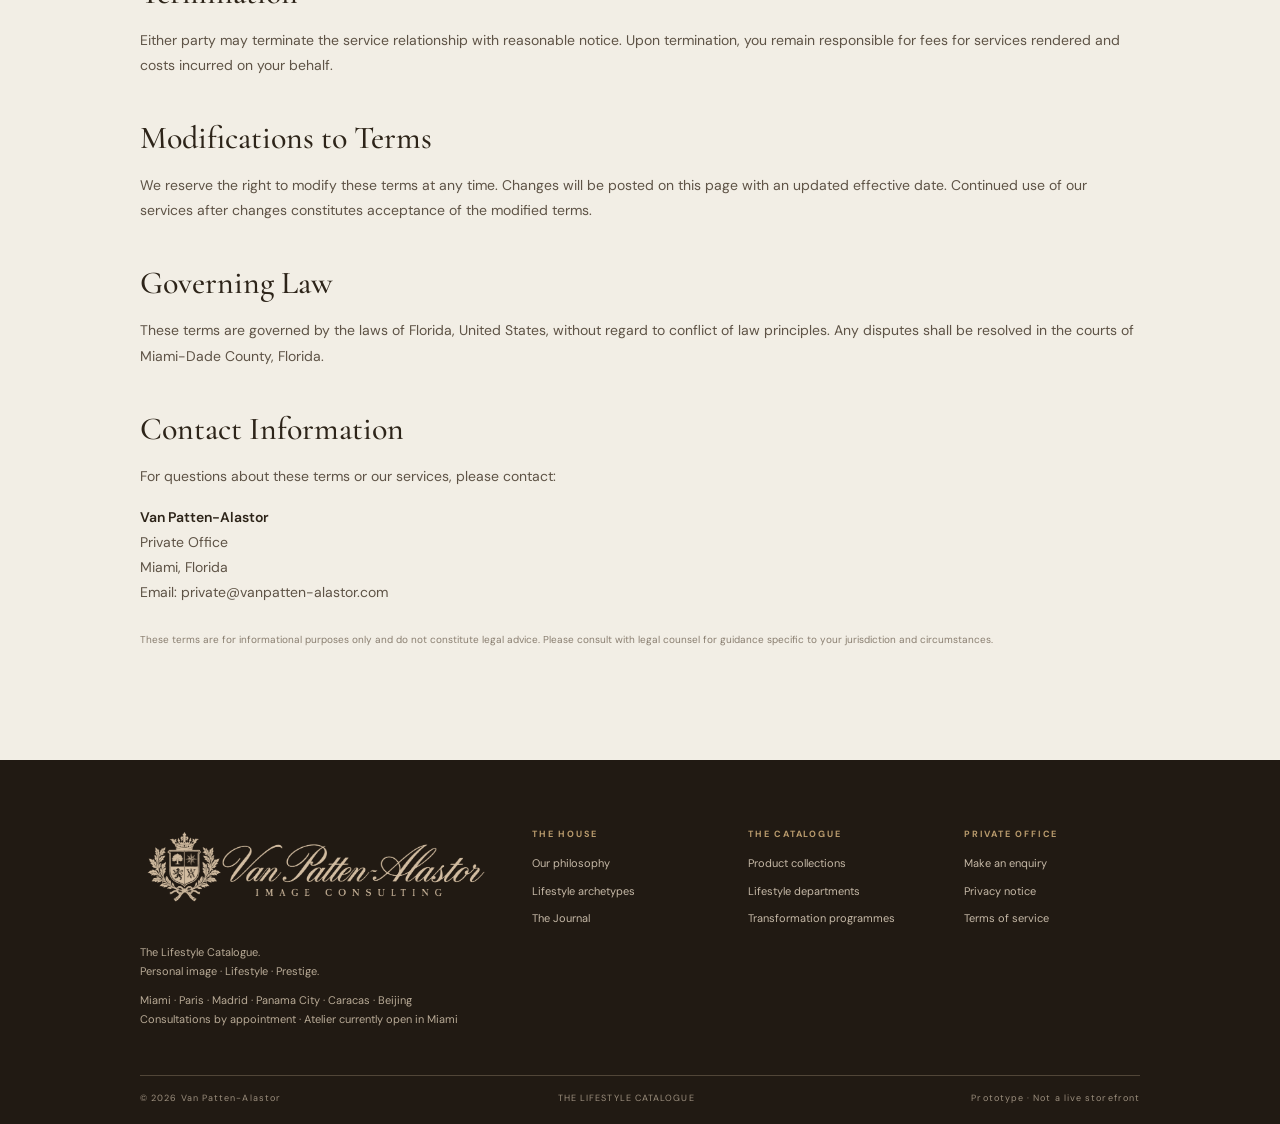
<file: terms.html>
<!doctype html><html lang="en"><head><meta charset="utf-8"><meta name="viewport" content="width=device-width, initial-scale=1"><meta name="theme-color" content="#f2eee5"><link rel="icon" href="assets/van-patten-alastor-crest.png"><link rel="preconnect" href="https://fonts.googleapis.com"><link rel="preconnect" href="https://fonts.gstatic.com" crossorigin><link href="https://fonts.googleapis.com/css2?family=Cormorant+Garamond:wght@400;500;600;700&family=DM+Sans:wght@300;400;500;600;700&display=swap" rel="stylesheet"><link rel="stylesheet" href="styles.css"><title>Terms of Service | Van Patten-Alastor</title></head><body><div class="watermark"><img src="assets/van-patten-alastor-crest.png" alt=""></div><div class="topline">MIAMI · PARIS · MADRID · PANAMA CITY · CARACAS · BEIJING · PERSONAL IMAGE · LIFESTYLE · PRESTIGE</div>
<header class="site-header"><div class="header-main wrap"><span class="appointment-note">BY APPOINTMENT · MIAMI & REMOTE</span><a class="brand" href="index.html"><img src="assets/van-patten-alastor-horizontal.png" alt="Van Patten-Alastor Image Consulting"></a><div class="header-actions"><a class="button button-dark button-small" href="private-office.html">Private consultation ↗</a></div><button class="menu-toggle" id="menuToggle" aria-expanded="false" aria-controls="primaryNav" aria-label="Open navigation"><span></span><span></span></button></div>
<nav class="primary-nav wrap" id="primaryNav" aria-label="Main navigation"><a href="index.html">Home</a><a href="house.html">The House</a><a href="person.html">The Person</a><a href="collections.html">Collections</a><a href="lifestyle.html">Lifestyle</a><a href="transformations.html">Transformations</a><a href="journal.html">Journal</a><a href="private-office.html">Private Office</a></nav></header><main id="main"><section class="page-hero"><div class="wrap"><p class="eyebrow">POLICIES</p><h1>Terms of <em>service.</em></h1><p>Last updated: January 2026</p></div></section><section class="section wrap"><h2>Acceptance of Terms</h2><p>By accessing or using the Van Patten-Alastor website and services, you agree to be bound by these Terms of Service. If you do not agree to these terms, please do not use our services.</p><h2>Services Overview</h2><p>Van Patten-Alastor provides private lifestyle consulting, image advisory, product sourcing, and coordination services. Specific services, scope, deliverables, and fees are defined in individual written proposals and agreements with each client.</p><h2>Consulting Services</h2><p>Our consulting services are provided on an appointment-only basis. All consultations are subject to prior scheduling and confirmation. Services include but are not limited to:</p><ul><li>Personal style and wardrobe consultation</li><li>Professional image development</li><li>Lifestyle coordination and planning</li><li>Product sourcing and acquisition assistance</li><li>Project management for lifestyle transformations</li></ul><h2>Fees and Payment</h2><p>Consulting fees are outlined in written proposals and are typically structured as:</p><ul><li><strong>Consultation fees:</strong> Charged per hour or per session as agreed in advance.</li><li><strong>Project fees:</strong> Fixed fees for defined scopes of work, as specified in written proposals.</li><li><strong>Service coordination fees:</strong> Fees for arranging third-party services and managing complex projects.</li></ul><p>Payment terms are specified in each agreement. All fees are payable in accordance with the agreed schedule. Failure to pay may result in suspension or termination of services.</p><h2>Cancellations and Rescheduling</h2><p>Cancellations or rescheduling requests must be made with reasonable advance notice, as specified in your agreement. Cancellations made without sufficient notice may be subject to a cancellation fee.</p><h2>Products and Sourcing</h2><p>Van Patten-Alastor assists clients in sourcing products from third-party retailers and specialists. Important terms:</p><ul><li>Product purchases are transactions between the client and the respective brand, retailer, or specialist.</li><li>We do not sell products directly unless explicitly stated in a written agreement.</li><li>Prices, availability, and terms are subject to change by the respective sellers.</li><li>We do not hold inventory unless specifically agreed.</li><li>All product warranties, returns, and after-sales service are governed by the seller's policies.</li></ul><h2>Authenticity and Representations</h2><p>We provide accurate information to the best of our knowledge. However:</p><ul><li>Product descriptions and prices are based on available information and may not always reflect real-time changes.</li><li>We do not represent ourselves as authorized dealers unless explicitly stated.</li><li>Authenticity verification is provided for products where applicable, but final authentication may require independent appraisal.</li></ul><h2>Third-Party Services</h2><p>Where we engage third-party specialists (tailors, photographers, travel agents, etc.), these parties operate under their own terms and conditions. Van Patten-Alastor coordinates these services but is not responsible for the performance, acts, or omissions of third parties.</p><h2>Client Responsibilities</h2><p>Clients agree to:</p><ul><li>Provide accurate and complete information relevant to our services.</li><li>Be available for consultations and approvals as reasonably required.</li><li>Honor agreed payment schedules.</li><li>Communicate preferences, concerns, and changes in a timely manner.</li><li>Respect the discretion and confidentiality of our services.</li></ul><h2>Intellectual Property</h2><p>All content on this website, including text, images, designs, and the Van Patten-Alastor name and crest, is protected by intellectual property laws. You may not use, reproduce, or distribute any content without our prior written consent.</p><h2>Confidentiality</h2><p>We maintain strict confidentiality regarding client information, preferences, and projects. We do not disclose client identities or details without permission, except as required by law or to fulfil our services with necessary third parties under confidentiality agreements.</p><h2>Limitation of Liability</h2><p>To the maximum extent permitted by law, Van Patten-Alastor shall not be liable for any indirect, incidental, special, consequential, or punitive damages arising from the use of our services or this website. Our total liability is limited to the fees paid for the specific service giving rise to the claim.</p><h2>Indemnification</h2><p>You agree to indemnify and hold harmless Van Patten-Alastor, its officers, directors, employees, and partners from any claims, damages, or expenses arising from your use of our services or violation of these terms.</p><h2>Termination</h2><p>Either party may terminate the service relationship with reasonable notice. Upon termination, you remain responsible for fees for services rendered and costs incurred on your behalf.</p><h2>Modifications to Terms</h2><p>We reserve the right to modify these terms at any time. Changes will be posted on this page with an updated effective date. Continued use of our services after changes constitutes acceptance of the modified terms.</p><h2>Governing Law</h2><p>These terms are governed by the laws of Florida, United States, without regard to conflict of law principles. Any disputes shall be resolved in the courts of Miami-Dade County, Florida.</p><h2>Contact Information</h2><p>For questions about these terms or our services, please contact:</p><p><strong>Van Patten-Alastor</strong><br>Private Office<br>Miami, Florida<br>Email: private@vanpatten-alastor.com</p><p class="fine-print">These terms are for informational purposes only and do not constitute legal advice. Please consult with legal counsel for guidance specific to your jurisdiction and circumstances.</p></section></main><footer class="site-footer"><div class="wrap footer-main"><div class="footer-brand"><img src="assets/van-patten-alastor-horizontal.png" alt="Van Patten-Alastor"><p>The Lifestyle Catalogue.<br>Personal image · Lifestyle · Prestige.</p><p>Miami · Paris · Madrid · Panama City · Caracas · Beijing<br>Consultations by appointment · Atelier currently open in Miami</p></div><div><h4>THE HOUSE</h4><a href="house.html">Our philosophy</a><a href="person.html">Lifestyle archetypes</a><a href="journal.html">The Journal</a></div><div><h4>THE CATALOGUE</h4><a href="collections.html">Product collections</a><a href="lifestyle.html">Lifestyle departments</a><a href="transformations.html">Transformation programmes</a></div><div><h4>PRIVATE OFFICE</h4><a href="private-office.html">Make an enquiry</a><a href="privacy.html">Privacy notice</a><a href="terms.html">Terms of service</a></div></div><div class="wrap footer-bottom"><span>© <span id="year"></span> Van Patten-Alastor</span><span>THE LIFESTYLE CATALOGUE</span><span>Prototype · Not a live storefront</span></div></footer><div class="toast" id="toast" role="status" aria-live="polite"></div><script src="app.js"></script></body></html>
</file>
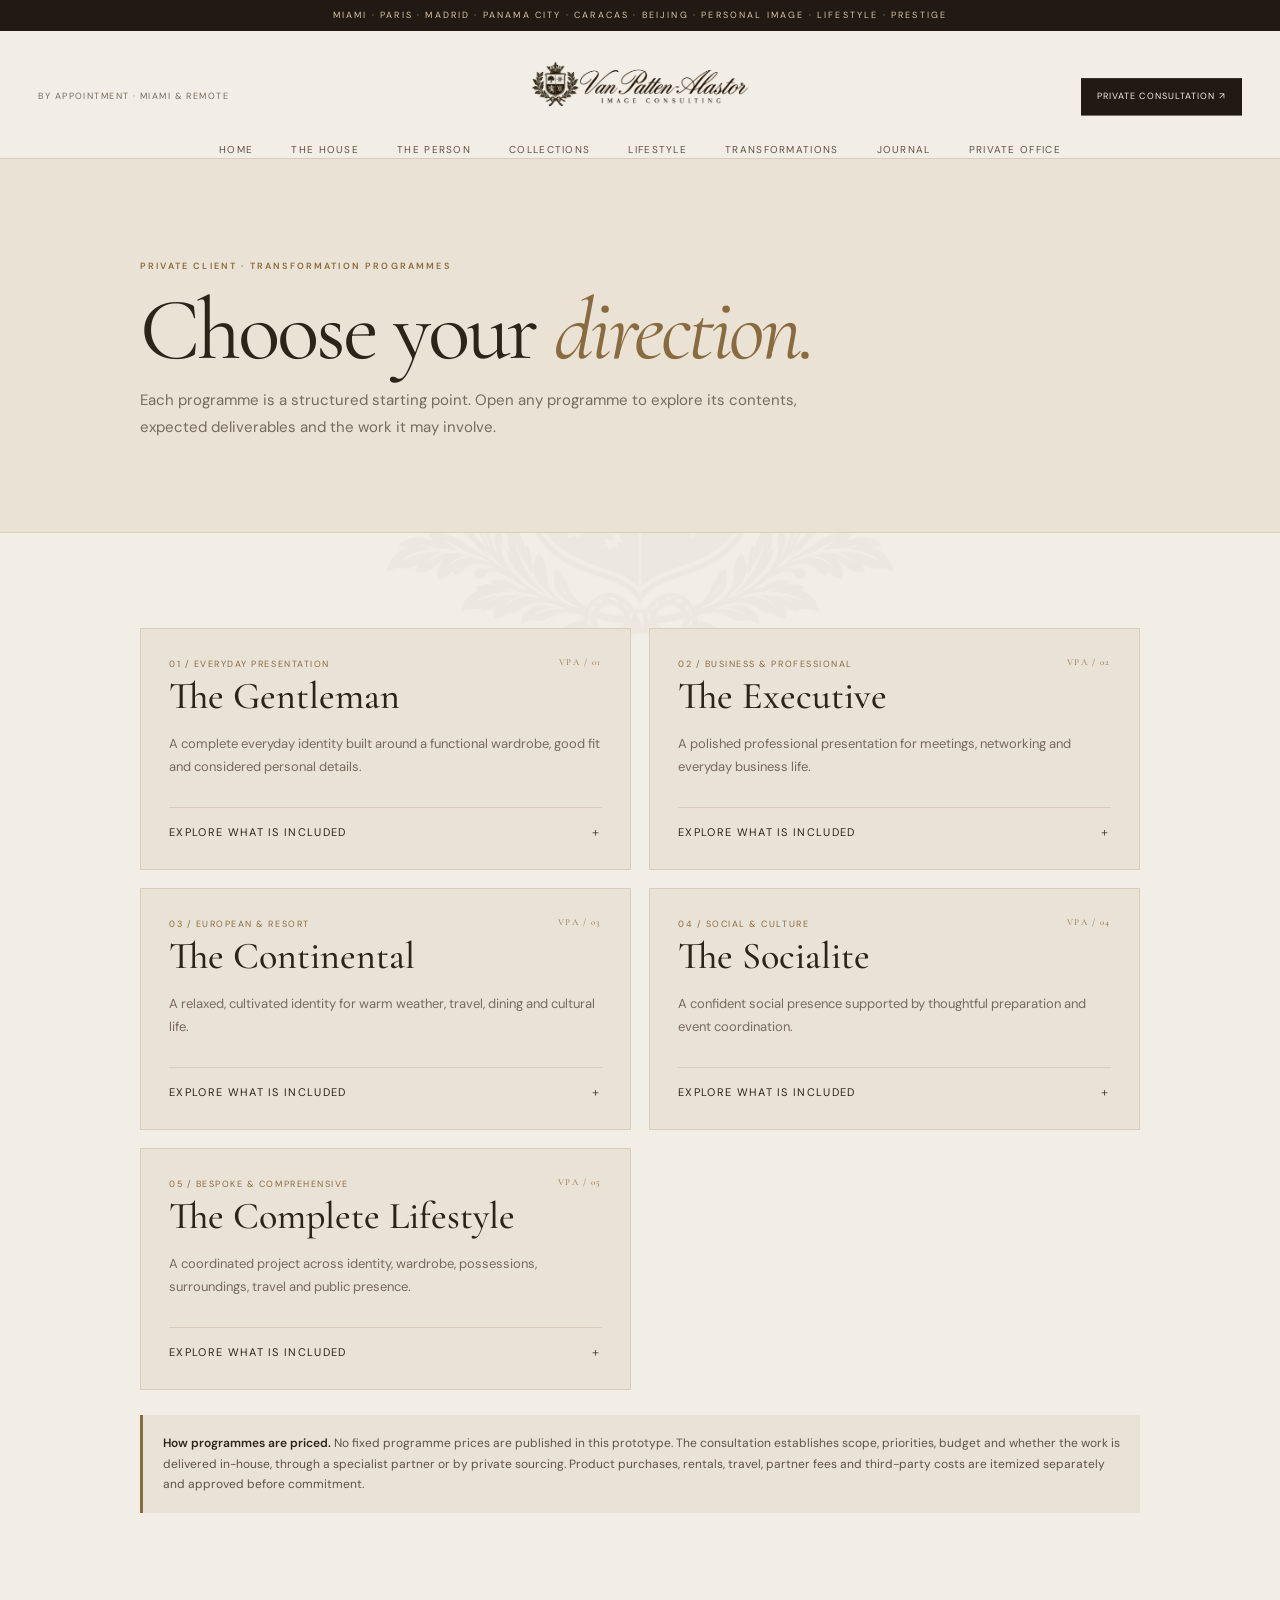
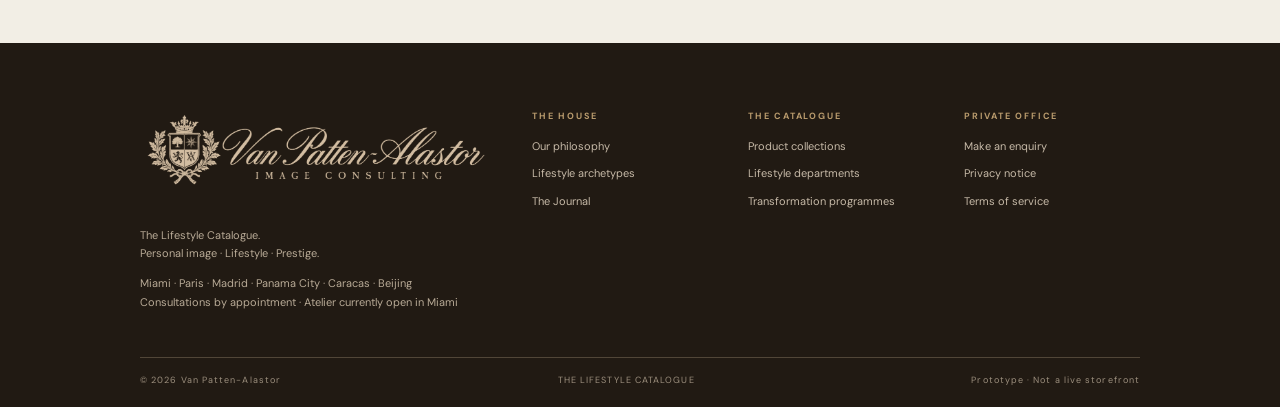
<file: transformations.html>
<!doctype html><html lang="en"><head><meta charset="utf-8"><meta name="viewport" content="width=device-width, initial-scale=1"><meta name="theme-color" content="#f2eee5"><link rel="icon" href="assets/van-patten-alastor-crest.png"><link rel="preconnect" href="https://fonts.googleapis.com"><link rel="preconnect" href="https://fonts.gstatic.com" crossorigin><link href="https://fonts.googleapis.com/css2?family=Cormorant+Garamond:wght@400;500;600;700&family=DM+Sans:wght@300;400;500;600;700&display=swap" rel="stylesheet"><link rel="stylesheet" href="styles.css"><meta name="description" content="Explore the Van Patten-Alastor transformation programmes and their contents."><title>Transformations | Van Patten-Alastor</title></head><body><div class="watermark"><img src="assets/van-patten-alastor-crest.png" alt=""></div><div class="topline">MIAMI · PARIS · MADRID · PANAMA CITY · CARACAS · BEIJING · PERSONAL IMAGE · LIFESTYLE · PRESTIGE</div>
<header class="site-header"><div class="header-main wrap"><span class="appointment-note">BY APPOINTMENT · MIAMI & REMOTE</span><a class="brand" href="index.html"><img src="assets/van-patten-alastor-horizontal.png" alt="Van Patten-Alastor Image Consulting"></a><div class="header-actions"><a class="button button-dark button-small" href="private-office.html">Private consultation ↗</a></div><button class="menu-toggle" id="menuToggle" aria-expanded="false" aria-controls="primaryNav" aria-label="Open navigation"><span></span><span></span></button></div>
<nav class="primary-nav wrap" id="primaryNav" aria-label="Main navigation"><a href="index.html">Home</a><a href="house.html">The House</a><a href="person.html">The Person</a><a href="collections.html">Collections</a><a href="lifestyle.html">Lifestyle</a><a href="transformations.html">Transformations</a><a href="journal.html">Journal</a><a href="private-office.html">Private Office</a></nav></header><main id="main">
<section class="page-hero"><div class="wrap"><p class="eyebrow">PRIVATE CLIENT · TRANSFORMATION PROGRAMMES</p><h1>Choose your <em>direction.</em></h1><p>Each programme is a structured starting point. Open any programme to explore its contents, expected deliverables and the work it may involve.</p></div></section>
<section class="section wrap"><div class="programme-grid"><article class="programme-card" id="gentleman"><div class="programme-top"><span>01 / EVERYDAY PRESENTATION</span><span class="programme-no">VPA / 01</span></div><h2>The Gentleman</h2><p>A complete everyday identity built around a functional wardrobe, good fit and considered personal details.</p><details><summary>Explore what is included <span>＋</span></summary><div class="programme-detail"><h3>Programme contents</h3><ul><li>Personal style consultation and visual direction</li><li>Everyday wardrobe plan with outfit combinations</li><li>Shirt, knitwear, trouser and outerwear selection</li><li>Footwear and leather accessories edit</li><li>Watch and fragrance shortlist across agreed budgets</li><li>Grooming and wardrobe-maintenance recommendations</li><li>Personal photography brief and social presentation guidance</li></ul><p class="deliverable">Deliverable: a personal style direction, prioritized shopping list, outfit guide and sourcing shortlist.</p><p class="programme-note">The programme is a service framework, not a fixed-price bundle. Products, third-party services, travel, rentals and specialist work are scoped and quoted separately after consultation.</p><a class="button button-dark" href="private-office.html?package=The%20Gentleman">Enquire about this programme ↗</a></div></details></article><article class="programme-card" id="executive"><div class="programme-top"><span>02 / BUSINESS & PROFESSIONAL</span><span class="programme-no">VPA / 02</span></div><h2>The Executive</h2><p>A polished professional presentation for meetings, networking and everyday business life.</p><details><summary>Explore what is included <span>＋</span></summary><div class="programme-detail"><h3>Programme contents</h3><ul><li>Business wardrobe and tailoring plan</li><li>Briefcase, watch and executive accessory selection</li><li>Office or workspace direction and sourcing brief</li><li>Professional portraits and headshot coordination</li><li>LinkedIn profile, biography and personal website direction</li><li>Networking and professional presentation preparation</li><li>Executive vehicle research or partner introduction</li></ul><p class="deliverable">Deliverable: executive image guide, wardrobe plan, workspace brief and professional-profile recommendations.</p><p class="programme-note">The programme is a service framework, not a fixed-price bundle. Products, third-party services, travel, rentals and specialist work are scoped and quoted separately after consultation.</p><a class="button button-dark" href="private-office.html?package=The%20Executive">Enquire about this programme ↗</a></div></details></article><article class="programme-card" id="continental"><div class="programme-top"><span>03 / EUROPEAN & RESORT</span><span class="programme-no">VPA / 03</span></div><h2>The Continental</h2><p>A relaxed, cultivated identity for warm weather, travel, dining and cultural life.</p><details><summary>Explore what is included <span>＋</span></summary><div class="programme-detail"><h3>Programme contents</h3><ul><li>European-inspired wardrobe and resort edit</li><li>Linen, knitwear, footwear and travel clothing plan</li><li>Watch, sunglasses, leather goods and fragrance selection</li><li>Luggage and travel-accessory sourcing</li><li>Travel and hospitality research</li><li>Dining and cultural itinerary suggestions</li><li>Lifestyle photography brief</li></ul><p class="deliverable">Deliverable: seasonal wardrobe edit, packing guide, accessories shortlist and travel direction.</p><p class="programme-note">The programme is a service framework, not a fixed-price bundle. Products, third-party services, travel, rentals and specialist work are scoped and quoted separately after consultation.</p><a class="button button-dark" href="private-office.html?package=The%20Continental">Enquire about this programme ↗</a></div></details></article><article class="programme-card" id="socialite"><div class="programme-top"><span>04 / SOCIAL & CULTURE</span><span class="programme-no">VPA / 04</span></div><h2>The Socialite</h2><p>A confident social presence supported by thoughtful preparation and event coordination.</p><details><summary>Explore what is included <span>＋</span></summary><div class="programme-detail"><h3>Programme contents</h3><ul><li>Formal and evening wardrobe direction</li><li>Evening accessories, jewellery and fragrance edit</li><li>Portrait and event photography coordination</li><li>Social calendar and cultural-interest planning</li><li>Event, dining and hospitality enquiries</li><li>Personal biography and public-image guidance</li><li>Etiquette and social-confidence resources</li></ul><p class="deliverable">Deliverable: occasion wardrobe plan, social calendar framework and public-presentation brief.</p><p class="programme-note">The programme is a service framework, not a fixed-price bundle. Products, third-party services, travel, rentals and specialist work are scoped and quoted separately after consultation.</p><a class="button button-dark" href="private-office.html?package=The%20Socialite">Enquire about this programme ↗</a></div></details></article><article class="programme-card" id="complete"><div class="programme-top"><span>05 / BESPOKE & COMPREHENSIVE</span><span class="programme-no">VPA / 05</span></div><h2>The Complete Lifestyle</h2><p>A coordinated project across identity, wardrobe, possessions, surroundings, travel and public presence.</p><details><summary>Explore what is included <span>＋</span></summary><div class="programme-detail"><h3>Programme contents</h3><ul><li>Complete identity development and personal direction</li><li>Full wardrobe and accessories programme</li><li>Watch and personal collection sourcing</li><li>Automotive purchase, rental or experience coordination</li><li>Residence and office direction with specialist partners</li><li>Travel, hospitality and social calendar planning</li><li>Photography, publicity and social media coordination</li><li>Bespoke commissions and special projects</li><li>Ongoing private-client support by separate agreement</li></ul><p class="deliverable">Deliverable: a complete lifestyle masterplan, coordinated workstreams, approved sourcing briefs and an agreed implementation schedule.</p><p class="programme-note">The programme is a service framework, not a fixed-price bundle. Products, third-party services, travel, rentals and specialist work are scoped and quoted separately after consultation.</p><a class="button button-dark" href="private-office.html?package=The%20Complete%20Lifestyle">Enquire about this programme ↗</a></div></details></article></div><div class="price-note"><strong>How programmes are priced.</strong> No fixed programme prices are published in this prototype. The consultation establishes scope, priorities, budget and whether the work is delivered in-house, through a specialist partner or by private sourcing. Product purchases, rentals, travel, partner fees and third-party costs are itemized separately and approved before commitment.</div></section>
</main><footer class="site-footer"><div class="wrap footer-main"><div class="footer-brand"><img src="assets/van-patten-alastor-horizontal.png" alt="Van Patten-Alastor"><p>The Lifestyle Catalogue.<br>Personal image · Lifestyle · Prestige.</p><p>Miami · Paris · Madrid · Panama City · Caracas · Beijing<br>Consultations by appointment · Atelier currently open in Miami</p></div><div><h4>THE HOUSE</h4><a href="house.html">Our philosophy</a><a href="person.html">Lifestyle archetypes</a><a href="journal.html">The Journal</a></div><div><h4>THE CATALOGUE</h4><a href="collections.html">Product collections</a><a href="lifestyle.html">Lifestyle departments</a><a href="transformations.html">Transformation programmes</a></div><div><h4>PRIVATE OFFICE</h4><a href="private-office.html">Make an enquiry</a><a href="privacy.html">Privacy notice</a><a href="terms.html">Terms of service</a></div></div><div class="wrap footer-bottom"><span>© <span id="year"></span> Van Patten-Alastor</span><span>THE LIFESTYLE CATALOGUE</span><span>Prototype · Not a live storefront</span></div></footer><div class="toast" id="toast" role="status" aria-live="polite"></div><script src="app.js"></script></body></html>
</file>
<file: styles.css>
:root{--paper:#f2eee5;--paper2:#e9e2d5;--ink:#2d2419;--muted:#766b5d;--line:#d8cdbd;--gold:#8a6b3f;--dark:#211a13;--white:#fffdf8;--serif:"Cormorant Garamond",Georgia,serif;--sans:"DM Sans",Arial,sans-serif}
*{box-sizing:border-box}html{scroll-behavior:smooth}body{margin:0;background:var(--paper);color:var(--ink);font-family:var(--sans);font-size:14px;line-height:1.7;position:relative;padding-top:36px}a{color:inherit;text-decoration:none}img{max-width:100%;display:block}button,input,select,textarea{font:inherit}.wrap{width:min(1000px,calc(100% - 48px));margin-inline:auto}.watermark{position:fixed;top:50%;left:50%;transform:translate(-50%,-50%);width:45vw;height:45vw;max-width:700px;max-height:700px;opacity:.03;pointer-events:none;z-index:0;mix-blend-mode:multiply}.watermark img{width:100%;height:100%;object-fit:contain}.topline{text-align:center;padding:8px 12px;background:var(--dark);color:#d6c6aa;letter-spacing:.24em;font-size:9px;position:fixed;top:0;left:0;right:0;z-index:31}#main{position:relative;z-index:5}.site-header{position:sticky;top:36px;z-index:30;background:rgba(242,238,229,.96);backdrop-filter:blur(12px);border-bottom:1px solid var(--line)}.header-main{min-height:100px;display:flex;flex-direction:column;align-items:center;justify-content:center;gap:8px;padding:15px 0}.brand{display:flex;justify-content:center;width:100%}.brand img{width:min(900px,90vw);height:auto;max-height:75px;object-fit:contain;object-position:center}.header-actions{display:flex;align-items:center;gap:22px;position:absolute;right:clamp(20px,3vw,48px);top:50%;transform:translateY(-50%)}.appointment-note{font-size:9px;letter-spacing:.16em;color:var(--muted);position:absolute;left:clamp(20px,3vw,48px);top:50%;transform:translateY(-50%)}.primary-nav{display:flex;justify-content:center;gap:clamp(15px,3vw,38px);padding:0;width:100%}.primary-nav a{font-size:10px;letter-spacing:.13em;text-transform:uppercase;color:#5d5143;transition:color .2s}.primary-nav a:hover,.text-link:hover,.primary-nav a:focus{color:var(--gold)}.menu-toggle{display:none;background:none;border:0;padding:10px}.menu-toggle span{display:block;width:23px;height:1px;background:var(--ink);margin:6px}
.button{display:inline-flex;align-items:center;justify-content:center;gap:10px;padding:13px 22px;border:1px solid var(--ink);font-size:10px;letter-spacing:.12em;text-transform:uppercase;transition:all .3s cubic-bezier(.4,0,.2,1);cursor:pointer;position:relative;overflow:hidden}.button::before{content:"";position:absolute;inset:0;background:currentColor;opacity:0;transition:opacity .3s cubic-bezier(.4,0,.2,1)}.button-dark{background:var(--dark);color:var(--paper);border-color:var(--dark)}.button-dark:hover{background:#59432a;transform:translateY(-2px);box-shadow:0 4px 12px rgba(33,26,19,.15)}.button-light{background:var(--paper);color:var(--ink);border-color:var(--paper)}.button-light:hover{transform:translateY(-2px);box-shadow:0 4px 12px rgba(0,0,0,.08)}.button-outline{background:transparent;color:var(--ink)}.button-outline:hover{background:var(--ink);color:var(--paper);transform:translateY(-2px)}.button-small{padding:10px 15px;font-size:9px}.hero{min-height:650px;position:relative;display:flex;align-items:center;overflow:hidden;background:#514637;color:var(--white);z-index:1}.hero-image,.hero-shade{position:absolute;inset:0}.hero-image{background-size:cover;background-position:center 54%;filter:saturate(.62);transition:transform 10s ease-out;will-change:transform}.hero:hover .hero-image{transform:scale(1.05)}.hero-shade{background:linear-gradient(90deg,rgba(24,19,14,.76),rgba(24,19,14,.22) 68%,rgba(24,19,14,.12))}.hero-content{position:relative;padding-block:95px}.eyebrow{font-size:9px;letter-spacing:.24em;text-transform:uppercase;color:var(--gold);font-weight:600}.eyebrow.light{color:#d7c3a1}.hero h1,.page-hero h1{font:400 clamp(58px,8vw,108px)/.9 var(--serif);letter-spacing:-.035em;margin:25px 0}.hero h1 em,.page-hero h1 em{font-weight:400;color:#d5c09d}.hero-lede{max-width:570px;color:#eee6d8;font-size:15px}.button-row{display:flex;align-items:center;gap:25px;margin-top:32px;flex-wrap:wrap}.text-link{display:inline-block;border-bottom:1px solid var(--gold);padding-bottom:4px;font-size:11px;letter-spacing:.08em;text-transform:uppercase;position:relative;transition:all .3s ease}.text-link::after{content:"";position:absolute;bottom:-1px;left:0;width:0;height:1px;background:var(--gold);transition:width .3s ease}.text-link:hover::after{width:100%}.light-link{color:#f5ead8;border-color:#c9b28d}.hero-index{position:absolute;right:30px;bottom:24px;font-size:9px;letter-spacing:.2em;color:#e2d5c3}.hero-index span{margin-left:22px;color:#c8b18e}
.section{padding-block:95px;position:relative;z-index:1}.split-section{display:grid;grid-template-columns:1fr 1fr;gap:70px;align-items:center}.copy h2,.section-heading h2{font:500 clamp(38px,5vw,58px)/1.03 var(--serif);margin:14px 0 20px}.copy p{color:#62584b}.copy .lead{font:400 21px/1.45 var(--serif);color:#413629}.split-image{width:100%;height:510px;object-fit:cover}.crest-image{object-fit:contain;max-height:500px;mix-blend-mode:multiply}.dark-band{background:var(--dark);color:var(--paper);padding:85px 0;position:relative;z-index:1}.band-inner{max-width:800px;text-align:center}.band-inner h2{font:400 clamp(38px,5vw,64px)/1.05 var(--serif);margin:18px 0}.band-inner h2 em{color:#c6ad87}.band-inner p:last-child{max-width:650px;margin:0 auto;color:#c7bbaa}.section-heading{display:flex;align-items:end;justify-content:space-between;gap:35px;margin-bottom:35px}.section-heading>p{max-width:430px;color:var(--muted);font-size:13px}.section-heading h2{margin-bottom:0}.feature-grid{display:grid;grid-template-columns:repeat(4,1fr);gap:14px}.feature-tile{position:relative;min-height:350px;overflow:hidden;background:#d2c6b3;color:white;transition:transform .3s ease,box-shadow .3s ease}.feature-tile:after{content:"";position:absolute;inset:35% 0 0;background:linear-gradient(transparent,rgba(0,0,0,.7));transition:opacity .3s ease}.feature-tile img{width:100%;height:350px;object-fit:cover;transition:transform .6s cubic-bezier(.4,0,.2,1);filter:saturate(.75)}.feature-tile:hover{transform:translateY(-4px);box-shadow:0 8px 24px rgba(0,0,0,.12)}.feature-tile:hover img{transform:scale(1.08)}.feature-tile:hover:after{opacity:.8}.feature-tile span,.feature-tile h3{position:absolute;z-index:1;left:20px;transition:transform .3s ease}.feature-tile span{bottom:68px;font-size:9px;letter-spacing:.18em}.feature-tile h3{bottom:20px;font:500 27px var(--serif);margin:0}.feature-tile:hover span,.feature-tile:hover h3{transform:translateY(-2px)}.center-action{text-align:center;margin-top:35px}.mini-packages{display:grid;grid-template-columns:repeat(3,1fr);gap:15px}.mini-packages article{padding:30px;background:#e9e2d6;border:1px solid var(--line)}.mini-packages span,.programme-top span,.journal-grid article>span{font-size:9px;letter-spacing:.17em;color:var(--gold)}.mini-packages h3{font:500 31px var(--serif);margin:12px 0}.mini-packages p{color:var(--muted);font-size:13px}.mini-packages a{font-size:10px;text-transform:uppercase;letter-spacing:.12em;border-bottom:1px solid var(--gold);padding-bottom:4px}
.page-hero{padding:90px 0 75px;background:var(--paper2);border-bottom:1px solid var(--line);position:relative;z-index:1}.page-hero h1{color:var(--ink);font-size:clamp(55px,7vw,88px);margin:17px 0}.page-hero h1 em{color:var(--gold)}.page-hero p:last-child{max-width:680px;color:var(--muted);font-size:15px}
.persona-grid{display:grid;grid-template-columns:repeat(2,1fr);gap:24px}.persona-card{background:#e8e1d5;border:1px solid var(--line);transition:all .3s cubic-bezier(.4,0,.2,1)}.persona-card:hover{transform:translateY(-4px);box-shadow:0 8px 24px rgba(0,0,0,.08);border-color:var(--gold)}.persona-card img{width:100%;height:310px;object-fit:cover;filter:saturate(.68);transition:transform .6s cubic-bezier(.4,0,.2,1)}.persona-card:hover img{transform:scale(1.05)}.persona-card>div{padding:25px 28px 30px}.persona-card span{font-size:9px;letter-spacing:.17em;color:var(--gold)}.persona-card h2{font:500 39px var(--serif);margin:8px 0;transition:color .3s ease}.persona-card:hover h2{color:var(--gold)}.persona-card p{color:var(--muted);max-width:540px}.persona-card .text-link{margin-top:10px}
.tier-strip{display:grid;grid-template-columns:repeat(4,1fr);border:1px solid var(--line);margin-bottom:30px}.tier-strip article{padding:22px;border-right:1px solid var(--line)}.tier-strip article:last-child{border:0}.tier-no{font:400 34px var(--serif);color:var(--gold)}.tier-strip h3{font:500 24px var(--serif);margin:7px 0}.tier-strip p{font-size:12px;color:var(--muted);margin:0}.price-note{padding:18px 20px;background:#e9e2d6;border-left:3px solid var(--gold);font-size:12px;color:#5e5346;margin:25px 0 35px}.catalogue-toolbar{display:grid;grid-template-columns:2fr 1fr 1fr auto;gap:12px;align-items:end;margin:35px 0 18px}.catalogue-toolbar label,.client-form>label{font-size:10px;letter-spacing:.1em;text-transform:uppercase;color:var(--muted)}input,select,textarea{display:block;width:100%;border:1px solid #cfc3b2;background:#faf8f2;padding:12px 13px;color:var(--ink);margin-top:7px;border-radius:0;outline-offset:2px}input:focus,select:focus,textarea:focus{outline:1px solid var(--gold);border-color:var(--gold)}.results-count{font-size:11px;color:var(--muted);margin:15px 0}.product-grid{display:grid;grid-template-columns:repeat(4,1fr);gap:17px}.product-card{background:#faf8f2;border:1px solid var(--line);display:flex;flex-direction:column;min-width:0;transition:all .3s cubic-bezier(.4,0,.2,1)}.product-card:hover{transform:translateY(-4px);box-shadow:0 8px 24px rgba(0,0,0,.08);border-color:var(--gold)}.product-image{height:245px;background:#fff;display:flex;align-items:center;justify-content:center;padding:15px;overflow:hidden}.product-image img{height:100%;width:100%;object-fit:contain;mix-blend-mode:multiply;transition:transform .5s cubic-bezier(.4,0,.2,1)}.product-card:hover .product-image img{transform:scale(1.05)}.product-copy{padding:17px;display:flex;flex-direction:column;flex:1}.product-brand{font-size:9px;letter-spacing:.16em;text-transform:uppercase;color:var(--gold)}.product-copy h3{font:500 25px/1.08 var(--serif);margin:7px 0}.product-variant{font-size:11px;color:var(--muted);min-height:34px}.price-pair{margin:14px 0;border-top:1px solid var(--line);padding-top:12px;display:grid;gap:6px}.price-line{display:flex;justify-content:space-between;gap:8px;font-size:11px}.price-line strong{font-size:12px;color:var(--ink)}.price-line.house strong{color:#765a31}.price-foot{font-size:9px;color:#887d6f;margin-top:4px}.product-note{font-size:10px;color:#7d7163;margin:5px 0 12px}.product-link{margin-top:auto;font-size:10px;text-transform:uppercase;letter-spacing:.12em;border-bottom:1px solid var(--gold);padding-bottom:5px;align-self:flex-start}.brand-heading{margin-top:85px}.brand-directory{display:grid;grid-template-columns:repeat(2,1fr);gap:12px}.brand-group{border:1px solid var(--line);padding:20px;background:#e9e2d6}.brand-group h3{font:500 25px var(--serif);margin:0 0 8px}.brand-group p{font-size:12px;color:var(--muted);margin:0 0 8px}.brand-group strong{font-size:9px;text-transform:uppercase;letter-spacing:.14em;color:var(--gold)}
.lifestyle-grid{display:grid;grid-template-columns:repeat(2,1fr);gap:22px}.lifestyle-grid article{background:#e9e2d6;border:1px solid var(--line);transition:all .3s cubic-bezier(.4,0,.2,1)}.lifestyle-grid article:hover{transform:translateY(-4px);box-shadow:0 8px 24px rgba(0,0,0,.08);border-color:var(--gold)}.lifestyle-grid img{width:100%;height:300px;object-fit:cover;filter:saturate(.7);transition:transform .6s cubic-bezier(.4,0,.2,1)}.lifestyle-grid article:hover img{transform:scale(1.05)}.lifestyle-grid article>div{padding:24px}.lifestyle-grid span{font-size:9px;letter-spacing:.17em;color:var(--gold)}.lifestyle-grid h2{font:500 34px var(--serif);margin:7px 0;transition:color .3s ease}.lifestyle-grid article:hover h2{color:var(--gold)}.lifestyle-grid p{font-size:13px;color:var(--muted);margin:0}
.programme-grid{display:grid;grid-template-columns:repeat(2,1fr);gap:18px}.programme-card{border:1px solid var(--line);background:#e9e2d6;padding:28px;transition:all .3s cubic-bezier(.4,0,.2,1)}.programme-card:hover{transform:translateY(-4px);box-shadow:0 8px 24px rgba(0,0,0,.08);border-color:var(--gold)}.programme-top{display:flex;justify-content:space-between}.programme-no{font:400 23px var(--serif);color:#aa9b83}.programme-card h2{font:500 38px var(--serif);margin:15px 0 7px;transition:color .3s ease}.programme-card:hover h2{color:var(--gold)}.programme-card>p{color:var(--muted);font-size:13px;min-height:55px}.programme-card details{border-top:1px solid var(--line);margin-top:20px;padding-top:15px}.programme-card summary{cursor:pointer;list-style:none;display:flex;justify-content:space-between;font-size:11px;text-transform:uppercase;letter-spacing:.12em;transition:color .3s ease}.programme-card summary:hover{color:var(--gold)}.programme-card summary::-webkit-details-marker{display:none}.programme-card details[open] summary span{transform:rotate(45deg)}.programme-detail{padding-top:18px}.programme-detail h3{font:500 24px var(--serif)}.programme-detail ul{padding-left:18px;color:#5e5346;font-size:12px}.programme-detail li{padding:4px 0}.deliverable{padding:14px;background:#f4f0e8;font-size:12px}.programme-note{font-size:10px;color:var(--muted);margin:14px 0}
.journal-grid{display:grid;grid-template-columns:repeat(2,1fr);gap:24px}.journal-grid article{background:#e9e2d6;padding-bottom:20px}.journal-grid img{width:100%;height:330px;object-fit:cover;filter:saturate(.72)}.journal-grid article>span,.journal-grid h2,.journal-grid p{margin-left:22px;margin-right:22px}.journal-grid article>span{display:block;margin-top:18px}.journal-grid h2{font:500 32px var(--serif);margin-top:8px;margin-bottom:7px}.journal-grid p{font-size:12px;color:var(--muted)}
.contact-layout{display:grid;grid-template-columns:.8fr 1.2fr;gap:65px;align-items:start}.office-note{background:#e8e1d5;padding:22px;margin-top:30px}.office-note h3{font:500 25px var(--serif);margin:0}.office-note li{font-size:12px;color:var(--muted);padding:4px 0}.client-form{background:#e9e2d6;border:1px solid var(--line);padding:30px;display:grid;gap:16px}.client-form fieldset{border:1px solid var(--line);padding:14px}.client-form legend{font-size:10px;text-transform:uppercase;letter-spacing:.1em;color:var(--muted)}.check-grid{display:grid;grid-template-columns:repeat(2,1fr);gap:8px}.check-grid label{font-size:11px;color:var(--muted)}.check-grid input{display:inline-block;width:auto;margin-right:6px}.form-status{font-size:11px;color:#6a593e}
.steps-grid{display:grid;grid-template-columns:repeat(4,1fr);gap:15px}.steps-grid article{border-top:1px solid var(--gold);padding:20px 10px}.steps-grid b{font:400 28px var(--serif);color:var(--gold)}.steps-grid h3{font:500 27px var(--serif);margin:5px 0}.steps-grid p{font-size:12px;color:var(--muted)}.steps-grid p:first-of-type{font-style:italic;color:#6a593e;margin-bottom:8px}.crest-section{padding:70px 0;background:var(--paper2);border-top:1px solid var(--line);border-bottom:1px solid var(--line);position:relative;z-index:1}.crest-container{display:flex;justify-content:center;align-items:center}.house-crest{max-width:280px;height:auto;mix-blend-mode:multiply;filter:drop-shadow(0 2px 8px rgba(0,0,0,.08))}.principle-tagline{font:400 17px/1.5 var(--serif);color:#d7c3a1;margin-top:28px;letter-spacing:.02em}.house-tagline{padding:50px 0;background:var(--paper2);border-top:1px solid var(--line);text-align:center;position:relative;z-index:1}.tagline-main{font:400 42px var(--serif);color:var(--ink);margin:0 0 8px;letter-spacing:-.01em}.tagline-sub{font-size:12px;letter-spacing:.18em;color:var(--gold);text-transform:uppercase;margin:0}
.site-footer{background:var(--dark);color:#d8cdbd;padding:55px 0 18px}.footer-main{display:grid;grid-template-columns:2fr 1fr 1fr 1fr;gap:40px}.footer-brand img{width:min(360px,100%);filter:brightness(0) saturate(100%) invert(81%) sepia(13%) saturate(477%) hue-rotate(354deg) brightness(92%)}.footer-brand p{font-size:11px;color:#b8aa96}.footer-main h4{font-size:9px;letter-spacing:.2em;color:#b99b6d}.footer-main a{display:block;font-size:11px;color:#c6b9a7;margin:9px 0}.footer-bottom{border-top:1px solid #514638;margin-top:35px;padding-top:15px;display:flex;justify-content:space-between;font-size:9px;letter-spacing:.12em;color:#9c8f7e}.fine-print{font-size:10px;color:#897e70;margin-top:25px}.toast{position:fixed;bottom:20px;left:50%;transform:translate(-50%,20px);background:var(--dark);color:var(--paper);padding:12px 18px;font-size:11px;opacity:0;pointer-events:none;transition:.25s;z-index:50;max-width:90vw}.toast.show{opacity:1;transform:translate(-50%,0)}.fade-in{opacity:0;transform:translateY(30px);transition:opacity .8s cubic-bezier(.4,0,.2,1),transform .8s cubic-bezier(.4,0,.2,1)}.fade-in.visible{opacity:1;transform:translateY(0)}.fade-in-left{opacity:0;transform:translateX(-30px);transition:opacity .8s cubic-bezier(.4,0,.2,1),transform .8s cubic-bezier(.4,0,.2,1)}.fade-in-left.visible{opacity:1;transform:translateX(0)}.fade-in-right{opacity:0;transform:translateX(30px);transition:opacity .8s cubic-bezier(.4,0,.2,1),transform .8s cubic-bezier(.4,0,.2,1)}.fade-in-right.visible{opacity:1;transform:translateX(0)}.stagger-1{transition-delay:.1s}.stagger-2{transition-delay:.2s}.stagger-3{transition-delay:.3s}.stagger-4{transition-delay:.4s}main section h2{font:500 32px var(--serif);margin:40px 0 16px;color:var(--ink)}main section h2:first-of-type{margin-top:0}main section p{color:#5e5346;margin-bottom:16px;line-height:1.8}main section ul{margin:0 0 24px 24px;padding:0;color:#5e5346}main section li{margin:8px 0;line-height:1.7}main section strong{color:var(--ink);font-weight:600}
@media(max-width:950px){body{padding-top:36px}.site-header{top:36px}.feature-grid,.product-grid{grid-template-columns:repeat(2,1fr)}.tier-strip{grid-template-columns:repeat(2,1fr)}.tier-strip article:nth-child(2){border-right:0}.tier-strip article:nth-child(-n+2){border-bottom:1px solid var(--line)}.catalogue-toolbar{grid-template-columns:1fr 1fr}.footer-main{grid-template-columns:1.5fr 1fr 1fr}.footer-main>div:last-child{grid-column:2}.steps-grid{grid-template-columns:repeat(2,1fr)}.house-crest{max-width:200px}.tagline-main{font-size:32px}.header-main{min-height:90px}.brand img{width:min(700px,80vw);max-height:65px}.header-actions{right:20px}.appointment-note{left:20px}}
@media(max-width:700px){body{padding-top:36px}.wrap{width:min(100% - 32px,1200px)}.topline{font-size:8px;letter-spacing:.14em}.header-main{min-height:80px;padding:12px 0}.brand img{width:min(420px,95vw);max-height:50px}.appointment-note{display:none}.header-actions{display:none}.menu-toggle{display:block;position:absolute;right:16px;top:50%;transform:translateY(-50%)}.primary-nav{display:none;flex-direction:column;gap:0;padding:0 16px 15px;background:var(--paper);position:absolute;top:100%;left:0;right:0;border-bottom:1px solid var(--line)}.primary-nav.open{display:flex}.primary-nav a{padding:11px 0;border-top:1px solid var(--line)}.hero{min-height:590px}.hero-content{padding-block:75px}.hero h1{font-size:65px}.hero-lede{font-size:13px}.section{padding-block:60px}.split-section,.contact-layout{grid-template-columns:1fr;gap:30px}.split-image{height:340px}.section-heading{display:block}.section-heading>p{margin-top:18px}.feature-grid{grid-template-columns:1fr 1fr}.feature-tile,.feature-tile img{height:250px;min-height:250px}.feature-tile h3{font-size:21px}.mini-packages{grid-template-columns:1fr}.page-hero{padding:65px 0 50px}.page-hero h1{font-size:60px}.persona-grid,.lifestyle-grid,.programme-grid,.journal-grid,.brand-directory{grid-template-columns:1fr}.persona-card img{height:245px}.tier-strip{grid-template-columns:1fr 1fr}.tier-strip article{padding:15px}.catalogue-toolbar{grid-template-columns:1fr}.product-grid{grid-template-columns:1fr 1fr;gap:10px}.product-image{height:180px;padding:10px}.product-copy{padding:12px}.product-copy h3{font-size:21px}.price-line{font-size:9px}.price-line strong{font-size:10px}.product-note{font-size:9px}.steps-grid{grid-template-columns:1fr 1fr}.client-form{padding:18px}.check-grid{grid-template-columns:1fr 1fr}.footer-main{grid-template-columns:1fr 1fr;gap:20px}.footer-brand{grid-column:1/-1}.footer-main>div:last-child{grid-column:auto}.footer-bottom{flex-direction:column;gap:8px}.button-row{align-items:flex-start;flex-direction:column;gap:18px}.crest-section{padding:45px 0}.house-crest{max-width:160px}.tagline-main{font-size:26px}.tagline-sub{font-size:10px}}
@media(max-width:390px){.product-grid,.feature-grid{grid-template-columns:1fr}.product-image{height:230px}.hero h1{font-size:55px}}
</file>
